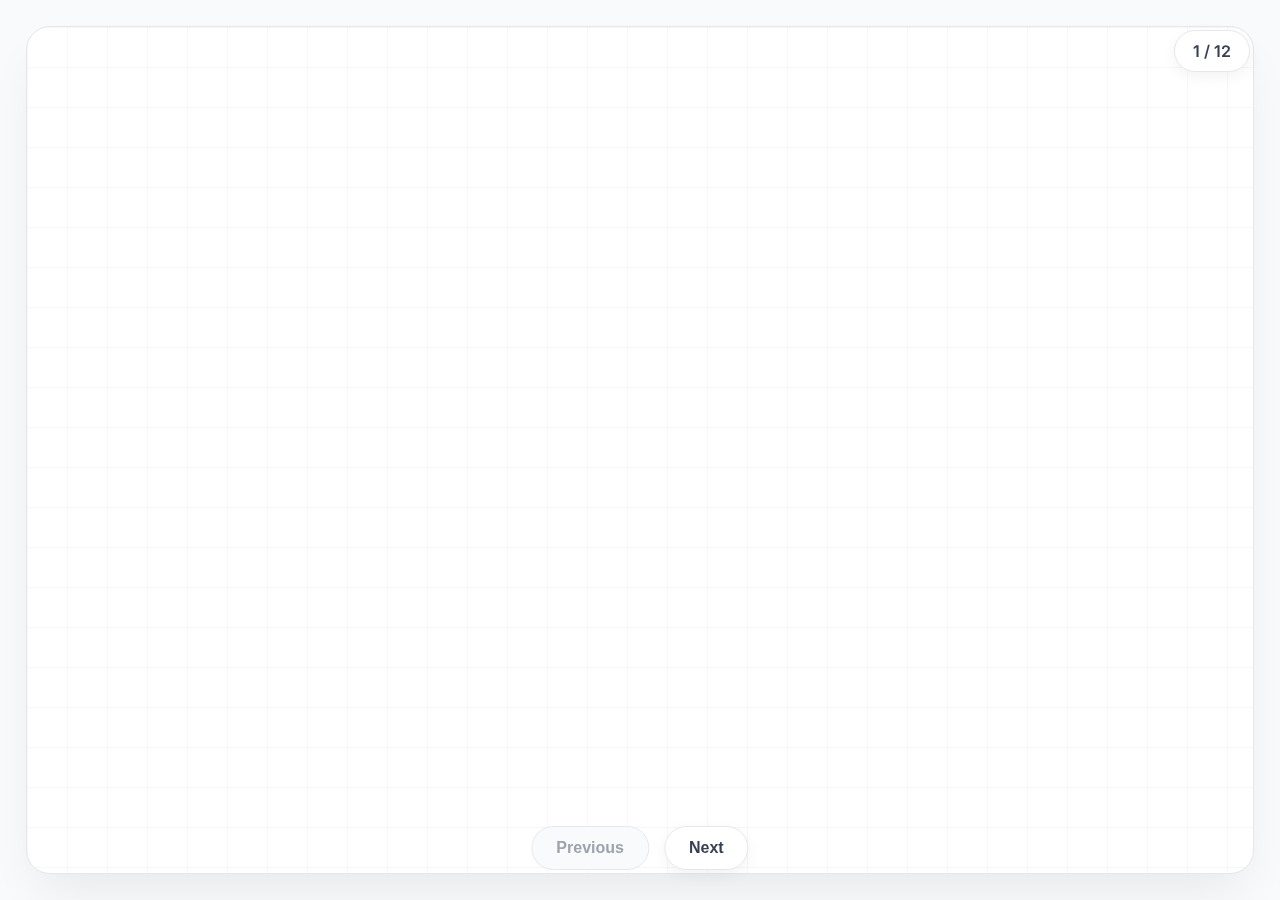
<file: AMSTA25-21.html>
<!DOCTYPE html>
<html lang="en">
<head>
    <meta charset="UTF-8">
    <meta name="viewport" content="width=device-width, initial-scale=1.0">
    <title>Software Engineering Metrics Selection</title>
    <style>
        @import url('https://fonts.googleapis.com/css2?family=Inter:wght@400;500;600;700;800&display=swap');
        
        * { 
            margin: 0; 
            padding: 0; 
            box-sizing: border-box; 
        }
        
        :root {
            --green: #009A4D;
            --dark-text: #111827;
            --medium-text: #374151;
            --light-text: #6B7280;
            --bg-light: #F9FAFB;
            --bg-white: #FFFFFF;
            --border-color: #E5E7EB;
        }
        
        body { 
            font-family: 'Inter', sans-serif; 
            background-color: var(--bg-light);
            color: var(--dark-text); 
            overflow: hidden;
        }

        .presentation-wrapper {
            width: 100vw;
            height: 100vh;
            display: flex;
            align-items: center;
            justify-content: center;
            padding: 2vw;
        }
        
        .slide { 
            display: none; 
            width: 100%;
            height: 100%;
            aspect-ratio: 16 / 9;
            background: var(--bg-white);
            border-radius: 24px; 
            box-shadow: 0 25px 50px -12px rgba(0, 0, 0, 0.08);
            border: 1px solid var(--border-color);
            overflow: hidden;
            position: relative;
            background-image: 
                linear-gradient(rgba(0,0,0,0.03) 1px, transparent 1px),
                linear-gradient(90deg, rgba(0,0,0,0.03) 1px, transparent 1px);
            background-size: 40px 40px;
        }
        
        .slide.active { display: flex; }

        .slide-header {
            position: absolute;
            top: 40px;
            left: 60px;
            font-size: 1.1em;
            font-weight: 600;
            color: var(--green);
            opacity: 0;
            animation: fadeIn 0.5s 0.2s ease-out forwards;
        }

        .slide-content {
            width: 100%;
            height: 100%;
            padding: 80px 60px 60px;
            display: flex;
            flex-direction: column;
            justify-content: center;
        }

        .slide-content > * {
            opacity: 0;
            transform: translateY(15px);
            animation: slideUpFadeIn 0.6s ease-out forwards;
        }

        .slide-content > *:nth-child(1) { animation-delay: 0.2s; }
        .slide-content > *:nth-child(2) { animation-delay: 0.4s; }
        .slide-content > *:nth-child(3) { animation-delay: 0.6s; }
        .slide-content > *:nth-child(4) { animation-delay: 0.8s; }
        .slide-content > *:nth-child(5) { animation-delay: 1.0s; }


        @keyframes slideUpFadeIn {
            from { opacity: 0; transform: translateY(15px); }
            to { opacity: 1; transform: translateY(0); }
        }
        @keyframes fadeIn {
            from { opacity: 0; }
            to { opacity: 1; }
        }
        
        h1 { 
            font-size: 3.8em; 
            font-weight: 800;
            text-align: center; 
            color: var(--dark-text);
            line-height: 1.2;
            margin-bottom: 20px;
        }
        
        h2 { 
            font-size: 2.8em; 
            font-weight: 700;
            color: var(--dark-text);
            text-align: left;
            margin-bottom: 40px;
            width: 100%;
            padding-bottom: 15px;
            border-bottom: 2px solid var(--border-color);
        }
        
        h3 { 
            font-size: 1.5em; 
            font-weight: 600;
            margin-bottom: 15px; 
            color: var(--dark-text);
            display: flex;
            align-items: center;
            gap: 10px;
        }

        h3 .icon {
            color: var(--green);
        }
        
        p { 
            font-size: 1.2em; 
            line-height: 1.6; 
            color: var(--medium-text);
        }
        
        ul { list-style: none; }
        
        li {
            font-size: 1.2em; 
            line-height: 1.6; 
            color: var(--medium-text);
            position: relative;
            padding-left: 25px;
            margin-bottom: 15px;
        }
        
        li::before {
            content: '';
            position: absolute;
            left: 0;
            top: 10px;
            width: 8px;
            height: 8px;
            background-color: var(--green);
            border-radius: 50%;
        }
        
        strong { color: var(--green); font-weight: 600; }
        
        .card-grid { 
            display: grid; 
            grid-template-columns: repeat(3, 1fr); 
            gap: 30px; 
            width: 100%;
        }

        .card-grid .card {
            opacity: 0;
            transform: translateY(15px);
            animation: slideUpFadeIn 0.6s ease-out forwards;
        }
        .card-grid .card:nth-child(1) { animation-delay: 0.5s; }
        .card-grid .card:nth-child(2) { animation-delay: 0.7s; }
        .card-grid .card:nth-child(3) { animation-delay: 0.9s; }
        
        .card { 
            background: rgba(255,255,255,0.8);
            border: 1px solid var(--border-color);
            padding: 30px; 
            border-radius: 16px; 
            transition: all 0.3s ease;
            backdrop-filter: blur(5px);
        }

        .card:hover {
            transform: translateY(-5px);
            box-shadow: 0 10px 20px rgba(0,0,0,0.05);
            border-color: var(--green);
        }
        
        .stat-card {
            background: rgba(255,255,255,0.8);
            border: 1px solid var(--border-color);
            padding: 25px; 
            border-radius: 16px; 
            text-align: center;
        }

        .stat-number { 
            font-size: 3em; 
            font-weight: 700; 
            color: var(--green);
        }
        
        .stat-label { font-size: 1em; color: var(--light-text); font-weight: 500; }
        
        .navigation { 
            position: fixed; 
            bottom: 30px; 
            left: 50%; 
            transform: translateX(-50%); 
            display: flex; 
            gap: 15px; 
            z-index: 1000;
        }
        
        .nav-btn { 
            padding: 12px 24px; 
            background: var(--bg-white);
            color: var(--medium-text); 
            border: 1px solid var(--border-color);
            border-radius: 50px; 
            cursor: pointer; 
            font-size: 1em; 
            font-weight: 600;
            transition: all 0.2s ease;
            box-shadow: 0 5px 15px rgba(0,0,0,0.05);
        }
        
        .nav-btn:hover { 
            border-color: var(--green);
            color: var(--green);
            box-shadow: 0 8px 20px rgba(0,0,0,0.08);
            transform: translateY(-2px);
        }
        
        .nav-btn:disabled { 
            background: var(--bg-light);
            color: #9CA3AF;
            cursor: not-allowed; 
            border-color: var(--border-color);
            box-shadow: none;
            transform: none;
        }
        
        .slide-counter { 
            position: fixed; 
            top: 30px; 
            right: 30px; 
            background: var(--bg-white);
            border: 1px solid var(--border-color);
            padding: 10px 18px; 
            border-radius: 30px; 
            font-size: 1em;
            font-weight: 600;
            color: var(--medium-text);
            z-index: 1000;
            box-shadow: 0 5px 15px rgba(0,0,0,0.05);
        }
        
        .authors { text-align: center; font-size: 1.2em; font-weight: 500; color: var(--light-text); margin-top: 30px; }
        .university { text-align: center; font-size: 1.2em; font-weight: 600; color: var(--green); margin-top: 10px; }
        
        .two-column {
            display: grid;
            grid-template-columns: 1fr 1fr;
            gap: 50px;
            align-items: start;
            width: 100%;
        }
        
        .formula {
            background: var(--bg-light);
            border: 1px solid var(--border-color);
            padding: 20px;
            border-radius: 12px;
            margin-top: 15px;
            font-family: 'SF Mono', 'Monaco', 'Consolas', monospace;
            font-size: 1.1em;
            text-align: center;
            font-weight: 500;
            color: var(--dark-text);
        }

        .flow-diagram {
            display: flex;
            justify-content: space-between;
            align-items: flex-start;
            width: 100%;
            position: relative;
            margin-top: 20px;
        }

        .flow-diagram::before {
            content: '';
            position: absolute;
            top: 40px;
            left: 10%;
            right: 10%;
            height: 2px;
            background-color: var(--border-color);
            z-index: 0;
        }

        .flow-item {
            display: flex;
            flex-direction: column;
            align-items: center;
            text-align: center;
            position: relative;
            z-index: 1;
            width: 18%;
        }

        .flow-circle {
            width: 80px;
            height: 80px;
            border-radius: 50%;
            background-color: var(--bg-white);
            border: 2px solid var(--border-color);
            display: flex;
            align-items: center;
            justify-content: center;
            margin-bottom: 15px;
            font-size: 1.5em;
            font-weight: 600;
            color: var(--green);
            transition: all 0.3s ease;
        }

        .flow-item:hover .flow-circle {
            border-color: var(--green);
            transform: scale(1.1);
        }

        .flow-label {
            font-weight: 600;
            color: var(--dark-text);
            font-size: 1.1em;
            margin-bottom: 5px;
        }
        .flow-desc {
            font-size: 0.9em;
            color: var(--light-text);
        }

        .icon {
            width: 1.2em;
            height: 1.2em;
        }

        .results-grid {
            display: grid;
            grid-template-columns: repeat(2, 1fr);
            gap: 30px;
            width: 100%;
            align-items: center;
        }

        .chart-container {
            background: rgba(255,255,255,0.8);
            border: 1px solid var(--border-color);
            padding: 20px; 
            border-radius: 16px; 
            display: flex;
            flex-direction: column;
            text-align: center;
            justify-content: space-between;
        }
        .chart-container h3 {
            justify-content: center;
            flex-shrink: 0;
        }

        .chart-container p {
            font-size: 0.9em;
            text-align: center;
            color: var(--light-text);
            margin-bottom: 10px;
            flex-shrink: 0;
        }

        .reduction-chart {
            display: flex;
            align-items: center;
            gap: 15px;
            height: 100%;
        }
        .reduction-viz {
            flex-grow: 1;
            display: flex;
            flex-direction: column;
            justify-content: center;
            gap: 10px;
        }
        .bar {
            background-color: var(--border-color);
            border-radius: 8px;
            position: relative;
            height: 50px;
            display: flex;
            align-items: center;
            justify-content: flex-end;
            padding-right: 15px;
            font-weight: 700;
            font-size: 1.2em;
            color: var(--dark-text);
        }
        .bar-fill {
            position: absolute;
            left: 0;
            top: 0;
            height: 100%;
            background-color: var(--green);
            border-radius: 8px;
        }
        .bar-fill.original { width: 100%; background-color: #A7F3D0; }
        .bar-fill.selected { width: 11.6%; } /* 5/43 */

        .gauge-container {
            display: flex;
            flex-direction: column;
            align-items: center;
            justify-content: center;
            flex-grow: 1;
            position: relative;
            width: 100%;
        }
        .gauge {
            width: 180px;
            height: 90px;
            position: relative;
            overflow: hidden;
        }
        .gauge-bg, .gauge-fill {
            position: absolute;
            top: 0;
            left: 0;
            width: 180px;
            height: 180px;
            border-radius: 50%;
            border: 25px solid var(--border-color);
            clip-path: polygon(0% 0%, 100% 0%, 100% 50%, 0% 50%);
        }
        .gauge-fill {
            border-color: var(--green);
            transform: rotate(171deg); /* 0.95 * 180 */
        }
        .gauge-text {
            font-size: 2.5em;
            font-weight: 700;
            color: var(--dark-text);
            margin-top:-45px;
            position: relative;
        }

        .comparison-chart-container {
            margin-top: 10px;
            padding: 10px;
            margin-right: auto;
        }
        .comparison-chart svg {
            width: 100%;
            height: auto;
            margin-top: 10px;
        }
        .axis path, .axis line {
            fill: none;
            stroke: var(--border-color);
            stroke-width: 2px;
            shape-rendering: crispEdges;
        }
        .axis text {
            font-family: 'Inter', sans-serif;
            font-size: 14px;
            fill: var(--light-text);
            font-weight: 500;
        }
        .line {
            fill: none;
            stroke-width: 3px;
            stroke-linecap: round;
        }
        .line-eo { stroke: var(--green); }
        .line-de { stroke: var(--dark-text); }
        .chart-legend {
            display: flex;
            justify-content: center;
            gap: 25px;
            margin-bottom: 10px;
        }
        .legend-item {
            display: flex;
            align-items: center;
            gap: 8px;
            font-size: 1em;
            font-weight: 500;
        }
        .legend-color {
            width: 20px;
            height: 4px;
            border-radius: 2px;
        }

        .three-column {
             display: grid;
            grid-template-columns: repeat(3, 1fr);
            gap: 30px;
            align-items: stretch;
            width: 100%;
        }

        .formula-legend {
            font-size: 0.85em;
            color: var(--light-text);
            margin-top: 10px;
            text-align: left;
            line-height: 1.5;
        }

        .slide-thesis {
            font-size: 1em;
            font-weight: 500;
            color: var(--medium-text);
            text-align: center;
            margin-top: 25px;
            padding: 10px 20px;
            background: rgba(0, 154, 77, 0.05);
            border-radius: 12px;
            width: 40%;
            margin-left: auto;
            margin-right: auto;
        }

        #comparison-slide .slide-content {
            justify-content: flex-start;
            padding-top: 60px;
            padding-bottom: 40px;
            overflow-y: auto;
        }
        #comparison-slide h2 { 
            margin-bottom: 15px;
            font-size: 2.5em;
        }
        #comparison-slide .two-column {
            margin-bottom: 10px;
        }
        #comparison-slide .two-column .card {
            padding: 15px 20px;
        }
        #comparison-slide .comparison-chart-container {
            margin-top: 0;
            padding: 10px;
            flex-grow: 1;
            display: flex;
            flex-direction: column;
            justify-content: center;
            width: 50%;
            margin-left: auto;
            margin-right: auto;
        }

    </style>
</head>
<body>
    <div class="presentation-wrapper">
        <!-- Slide 1: Title -->
        <div class="slide active">
            <div class="slide-content" style="text-align:center;">
                <div class="university" style="font-size: 1.5em; margin-bottom: 10px; animation-delay: 0.2s;">Innopolis University</div>
                <h1 style="animation-delay: 0.4s;">Software Engineering Metrics Selection</h1>
                <p style="font-size: 1.5em; color: var(--medium-text); animation-delay: 0.6s;">Using Equilibrium Optimizer and Differential Evolution</p>
                <div class="authors" style="animation-delay: 0.8s;">Marina Kotelevskaya • Daniel David • Nikita Yaneev • Zamira Kholmatova </div>
            </div>
        </div>
        <!-- Slide 2: The Challenge of Metrics -->
        <div class="slide">
            <div class="slide-content">
                <div class="slide-header">Problem Statement</div>
                <h2>The Challenge of High-Dimensional Metrics</h2>
                <div class="two-column">
                    <div>
                        <h3>Key Difficulties</h3>
                        <ul>
                            <li><strong>Collinearity Risk:</strong> Large numbers of metrics increase multicollinearity, leading to unreliable statistical models.</li>
                            <li><strong>Resource Intensive:</strong> High-dimensional data requires more storage and computational power, slowing down analysis.</li>
                            <li><strong>Obscured Insights:</strong> Redundant metrics can hide the true relationships between key predictors and outcomes.</li>
                            <li><strong>Structural Disregard:</strong> Traditional reduction methods often fail to preserve the geometric structure of the data.</li>
                        </ul>
                    </div>
                    <div class="card">
                        <h3>Our Initial Dataset</h3>
                         <div class="stat-card" style="margin-bottom: 20px; background: transparent; border:none;">
                            <div class="stat-number">106</div>
                            <div class="stat-label">Software Repositories Analyzed</div>
                        </div>
                        <div class="stat-card" style="background: transparent; border:none;">
                            <div class="stat-number">43</div>
                            <div class="stat-label">Original Metrics Collected (e.g., LCOM5, WMC, CBO, LOC)</div>
                        </div>
                    </div>
                </div>
            </div>
        </div>

        <!-- Slide 3: Our Contribution -->
        <div class="slide">
            <div class="slide-content">
                <div class="slide-header">Our Approach</div>
                <h2>A Framework for Intelligent Metric Selection</h2>
                <div class="card-grid">
                    <div class="card">
                        <h3>
                            <svg class="icon" xmlns="http://www.w3.org/2000/svg" fill="none" viewBox="0 0 24 24" stroke-width="1.5" stroke="currentColor"><path stroke-linecap="round" stroke-linejoin="round" d="M10.5 6h9.75M10.5 6a1.5 1.5 0 11-3 0m3 0a1.5 1.5 0 10-3 0M3.75 6H7.5m3 12h9.75m-9.75 0a1.5 1.5 0 01-3 0m3 0a1.5 1.5 0 00-3 0m-3.75 0H7.5m9-6h3.75m-3.75 0a1.5 1.5 0 01-3 0m3 0a1.5 1.5 0 00-3 0m-9.75 0h9.75" /></svg>
                            Intelligent Selection
                        </h3>
                        <p>Find the minimal metric subset that preserves the original dataset's geometric relationships.</p>
                    </div>
                    <div class="card">
                        <h3>
                            <svg class="icon" xmlns="http://www.w3.org/2000/svg" fill="none" viewBox="0 0 24 24" stroke-width="1.5" stroke="currentColor"><path stroke-linecap="round" stroke-linejoin="round" d="M8.25 3v1.5M4.5 8.25H3m18 0h-1.5M4.5 12H3m18 0h-1.5m-15 3.75H3m18 0h-1.5M8.25 19.5V21M12 3v1.5m0 15V21m3.75-18v1.5m0 15V21m-9-1.5h10.5a2.25 2.25 0 002.25-2.25V7.5a2.25 2.25 0 00-2.25-2.25H7.5A2.25 2.25 0 005.25 7.5v9.75a2.25 2.25 0 002.25 2.25z" /></svg>
                            Advanced Optimization
                        </h3>
                        <p>Utilize Equilibrium Optimizer (EO) and Differential Evolution (DE) to efficiently search the solution space.</p>
                    </div>
                    <div class="card">
                         <h3>
                            <svg class="icon" xmlns="http://www.w3.org/2000/svg" fill="none" viewBox="0 0 24 24" stroke-width="1.5" stroke="currentColor"><path stroke-linecap="round" stroke-linejoin="round" d="M4.5 12.75l6 6 9-13.5" /></svg>
                            Robust Validation
                        </h3>
                        <p>Employ Sammon Error and Kruskal Stress functions to guide the search and validate the results.</p>
                    </div>
                </div>
            </div>
        </div>
        
        <!-- Slide 4: Methodology -->
        <div class="slide">
            <div class="slide-content">
                <div class="slide-header">Methodology</div>
                <h2>Our Step-by-Step Process</h2>
                <div class="flow-diagram">
                    <div class="flow-item" style="animation-delay: 0.4s;"> <div class="flow-circle">1</div> <div class="flow-label">Input Data</div><div class="flow-desc">CSV file with 106 records & 43 metrics</div></div>
                    <div class="flow-item" style="animation-delay: 0.6s;"> <div class="flow-circle">2</div> <div class="flow-label">Preprocessing</div><div class="flow-desc">Z-score normalization & correlation filtering</div></div>
                    <div class="flow-item" style="animation-delay: 0.8s;"> <div class="flow-circle">3</div> <div class="flow-label">Optimization</div><div class="flow-desc">Run EO & DE algorithms</div></div>
                    <div class="flow-item" style="animation-delay: 1.0s;"> <div class="flow-circle">4</div> <div class="flow-label">Evaluation</div><div class="flow-desc">Calculate Fitness (Sammon/Kruskal)</div></div>
                    <div class="flow-item" style="animation-delay: 1.2s;"> <div class="flow-circle">5</div> <div class="flow-label">Output</div><div class="flow-desc">Optimal subset of metrics</div></div>
                </div>
                <div class="card" style="margin-top: 40px; animation-delay: 1.4s;">
                    <h3>Preprocessing Detail: Normalization & Filtering</h3>
                    <p>We apply <strong>Z-score normalization</strong> (<i>X'</i> = (<i>X</i> - &mu;) / &sigma;) to standardize metrics, then remove constant features and filter out highly correlated metrics (Pearson r > 0.8) to reduce noise and redundancy.</p>
                </div>
            </div>
        </div>

        <!-- Slide 5: Equilibrium Optimizer (EO) -->
        <div class="slide">
            <div class="slide-content">
                <div class="slide-header">Algorithm 1</div>
                <h2>Equilibrium Optimizer (EO)</h2>
                <div class="three-column">
                    <div class="card">
                        <h3>Core Concept</h3>
                        <p>A physics-inspired algorithm modeling mass balance. It uses an <strong>Equilibrium Pool</strong> of best-so-far solutions to balance exploration and exploitation.</p>
                    </div>
                     <div class="card">
                        <h3>Initialization & Update</h3>
                        <p>Particles representing feature subsets are updated towards equilibrium candidates.</p>
                        <div class="formula"><i>x</i><sub>new</sub> = <i>x</i><sub>best</sub> + <i>F</i>⋅(<i>&lambda;</i>⋅(<i>x</i><sub>best</sub> - <i>x</i>))</div>
                        <div class="formula-legend"><strong>x_best</strong>: top solution, <strong>F</strong>: control param, <strong>λ</strong>: random weight</div>
                    </div>
                    <div class="card">
                        <h3>Fitness Function</h3>
                        <p>Fitness combines structural error (E_s) with a penalty (E_p) for subset size.</p>
                        <div class="formula"><i>f</i> = <i>E</i><sub>s</sub> + <i>E</i><sub>p</sub> × (1 - <i>&omega;</i>)</div>
                        <div class="formula-legend"><strong>E_s</strong>: structural error, <strong>E_p</strong>: size penalty, <strong>ω</strong>: weight factor</div>
                    </div>
                </div>
            </div>
        </div>

        <!-- Slide 6: Differential Evolution (DE) -->
        <div class="slide">
            <div class="slide-content">
                <div class="slide-header">Algorithm 2</div>
                <h2>Differential Evolution (DE)</h2>
                 <div class="three-column">
                    <div class="card">
                        <h3>Core Concept</h3>
                        <p>A robust evolutionary algorithm that creates candidates via <strong>differential mutation</strong>, making it highly effective for global optimization tasks.</p>
                    </div>
                     <div class="card">
                        <h3>Mutation</h3>
                        <p>The core of DE's search is creating a mutant vector <i>v</i><sub>i</sub> from three random vectors.</p>
                        <div class="formula"><i>v</i><sub>i</sub> = <i>x</i><sub>r1</sub> + <i>F</i> × (<i>x</i><sub>r2</sub> - <i>x</i><sub>r3</sub>)</div>
                        <div class="formula-legend"><strong>x_r1,r2,r3</strong>: random vectors, <strong>F</strong>: scaling factor</div>
                    </div>
                    <div class="card">
                        <h3>Crossover & Selection</h3>
                        <p>The trial vector <i>u</i><sub>i</sub> is created and replaces the target vector if it has better fitness.</p>
                        <div class="formula"><i>u</i><sub>i</sub> if <i>f</i>(<i>u</i><sub>i</sub>) &lt; <i>f</i>(<i>x</i><sub>i</sub>) else <i>x</i><sub>i</sub></div>
                        <div class="formula-legend"><strong>u_i</strong>: trial vector, <strong>x_i</strong>: target vector, <strong>f()</strong>: fitness func.</div>
                    </div>
                </div>
            </div>
        </div>

        <!-- Slide 7: Evaluation Metrics -->
        <div class="slide">
            <div class="slide-content">
                <div class="slide-header">Validation</div>
                <h2>Measuring Structural Preservation</h2>
                <div class="two-column">
                    <div class="card">
                        <h3>Sammon Error (<i>E</i><sub>Sammon</sub>)</h3>
                        <p>Measures how well the pairwise distances in the original space are preserved in the reduced-dimensional space. Lower values are better.</p>
                        <div class="formula"><i>E</i> = [ &Sigma;(<i>d</i><sub>ij</sub> - <i>d&#x0302;</i><sub>ij</sub>)² / <i>d</i><sub>ij</sub> ] / &Sigma;<i>d</i><sub>ij</sub></div>
                    </div>
                    <div class="card">
                        <h3>Kruskal Stress</h3>
                        <p>Quantifies the distortion of geometric relationships by comparing original and reduced-space distances. Lower values are better.</p>
                        <div class="formula">Stress = &radic;[ &Sigma;(<i>d</i><sub>ij</sub> - <i>d&#x0302;</i><sub>ij</sub>)² / &Sigma;<i>d</i><sub>ij</sub>² ]</div>
                    </div>
                </div>
            </div>
        </div>
        
        <!-- Slide 8: Key Results -->
        <div class="slide">
            <div class="slide-content">
                <div class="slide-header">Results</div>
                <h2>Key Experimental Outcomes</h2>
                <div class="three-column">
                    <div class="chart-container">
                        <h3>Dimensionality Reduction</h3>
                        <p style="font-size:0.9em; text-align:center; color: var(--light-text); margin-bottom: 10px;">From 43 to just 5 features</p>
                        <div class="reduction-chart">
                            <div class="reduction-viz">
                                <div class="bar"><div class="bar-fill original"></div>43 Original</div>
                                <div class="bar"><div class="bar-fill selected"></div>5 Selected</div>
                            </div>
                        </div>
                    </div>
                    <div class="chart-container">
                        <h3>Structural Integrity</h3>
                         <p style="font-size:0.9em; text-align:center; color: var(--light-text); margin-bottom: 10px;">Measured by Sammon Error</p>
                        <div class="gauge-container">
                             <div class="gauge">
                                <div class="gauge-bg"></div>
                                <div class="gauge-fill"></div>
                            </div>
                            <div class="gauge-text">>95%</div>
                        </div>
                    </div>
                    <div class="chart-container">
                        <h3>Error vs. Metrics</h3>
                        <p style="font-size:0.9em; text-align:center; color: var(--light-text); margin-bottom: 10px;">Diminishing returns after 5-10 features</p>
                        <div style="width:100%; height: 100%; display: flex; flex-direction: column; justify-content: flex-end; padding-bottom: 30px; position:relative;">
                             <svg viewBox="0 0 200 150" style="width:100%;">
                                <!-- Y Axis Labels -->
                                <text x="15" y="75" font-size="10" fill="#B0B0B0" text-anchor="end">0.1</text>
                                <line x1="20" y1="75" x2="170" y2="75" stroke="#E5E7EB" stroke-dasharray="2,2"></line>
                                <text x="15" y="125" font-size="10" fill="#B0B0B0" text-anchor="end">0.05</text>
                                <line x1="20" y1="125" x2="170" y2="125" stroke="#E5E7EB" stroke-dasharray="2,2"></line>
                                
                                <g>
                                    <rect x="20" y="70" width="30" height="80" fill="#A7F3D0" rx="4"></rect><text x="35" y="160" font-size="12" fill="#6B7280" text-anchor="middle">5</text>
                                    <rect x="60" y="90" width="30" height="60" fill="#A7F3D0" rx="4"></rect><text x="75" y="160" font-size="12" fill="#6B7280" text-anchor="middle">10</text>
                                    <rect x="100" y="110" width="30" height="40" fill="#A7F3D0" rx="4"></rect><text x="115" y="160" font-size="12" fill="#6B7280" text-anchor="middle">15</text>
                                    <rect x="140" y="125" width="30" height="25" fill="#A7F3D0" rx="4"></rect><text x="155" y="160" font-size="12" fill="#6B7280" text-anchor="middle">20</text>
                                </g>
                                <text x="95" y="15" font-size="14" fill="#374151" text-anchor="middle">Sammon Error</text>
                             </svg>
                        </div>
                    </div>
                </div>
            </div>
        </div>

        <!-- Slide 9: Statistical Validation -->
        <div class="slide">
            <div class="slide-content">
                <div class="slide-header">Validation</div>
                <h2>Statistical Significance & Generalizability</h2>
                <div class="two-column">
                    <div class="card">
                        <h3>Hypothesis Testing</h3>
                        <p>We tested the null hypothesis that algorithm performance is inconsistent. Statistical tests rejected this, confirming robustness.</p>
                        <ul>
                            <li><strong>Mann-Whitney U Test:</strong> Significant differences between early and late iterations (p < 0.05).</li>
                            <li><strong>One-Sample t-Test:</strong> Mean error on validation set is below threshold (p < 0.01).</li>
                        </ul>
                    </div>
                    <div class="card">
                        <h3>Generalizability</h3>
                        <p>To test generalizability, we ran the algorithm on a separate validation set of <strong>32 repositories</strong>.</p>
                         <ul>
                            <li><strong>Kernel Density Estimation (KDE)</strong> confirmed that error distributions were similar between training and validation sets.</li>
                            <li><strong>Jaccard Index > 0.8</strong> showed strong agreement in feature selection between EO and DE.</li>
                        </ul>
                    </div>
                </div>
            </div>
        </div>

        <!-- Slide 10: Algorithm Comparison -->
        <div class="slide" id="comparison-slide">
            <div class="slide-content">
                <div class="slide-header">Analysis</div>
                <h2>EO vs. DE Performance Comparison</h2>
                <div class="two-column">
                    <div class="card">
                        <h3>Equilibrium Optimizer</h3>
                        <ul>
                            <li>Demonstrates <strong>rapid convergence</strong> towards a solution.</li>
                            <li>Highly effective at <strong>local search</strong> and fine-tuning.</li>
                            <li>Can sometimes be at risk of converging to a local minimum.</li>
                        </ul>
                    </div>
                    <div class="card">
                        <h3>Differential Evolution</h3>
                        <ul>
                            <li>Provides superior <strong>global exploration</strong> of the solution space.</li>
                            <li>Exhibits higher <strong>stability and consistency</strong> across multiple runs.</li>
                            <li>Convergence is generally slower but more robust.</li>
                        </ul>
                    </div>
                </div>
                <div class="comparison-chart-container card">
                     <p class="slide-thesis" style="width:100%; margin-top:0; margin-bottom:15px;">Thesis: EO provides speed, while DE ensures robust exploration, making them a complementary pair for feature selection.</p>
                     <div class="chart-legend">
                        <div class="legend-item"><div class="legend-color" style="background-color: var(--green);"></div>Equilibrium Optimizer (EO)</div>
                        <div class="legend-item"><div class="legend-color" style="background-color: var(--dark-text);"></div>Differential Evolution (DE)</div>
                    </div>
                    <div class="comparison-chart">
                        <svg viewBox="0 0 500 200">
                            <!-- Axes -->
                            <g class="axis">
                                <line x1="40" y1="180" x2="480" y2="180"></line>
                                <line x1="40" y1="20" x2="40" y2="180"></line>
                                <text x="260" y="198" text-anchor="middle">Generations</text>
                                <text x="15" y="100" transform="rotate(-90, 15, 100)" text-anchor="middle">Fitness (Error)</text>
                            </g>
                            <!-- EO Line: fast convergence -->
                            <path class="line line-eo" d="M 50 160 Q 100 80, 250 60 T 450 55"></path>
                            <!-- DE Line: slower, more stable convergence -->
                            <path class="line line-de" d="M 50 160 C 150 120, 250 80, 450 40"></path>
                        </svg>
                    </div>
                </div>
            </div>
        </div>

        <!-- Slide 11: Future Work -->
        <div class="slide">
            <div class="slide-content">
                <div class="slide-header">Next Steps</div>
                <h2>Future Research Directions</h2>
                <div class="card-grid">
                    <div class="card">
                        <h3><svg class="icon" xmlns="http://www.w3.org/2000/svg" fill="none" viewBox="0 0 24 24" stroke-width="1.5" stroke="currentColor"><path stroke-linecap="round" stroke-linejoin="round" d="M11.25 4.5l7.5 7.5-7.5 7.5m-6-15l7.5 7.5-7.5 7.5" /></svg>Hybrid Methods</h3>
                        <p>Combine EO/DE with other techniques like Particle Swarm Optimization (PSO) or Genetic Algorithms (GA).</p>
                    </div>
                    <div class="card">
                        <h3><svg class="icon" xmlns="http://www.w3.org/2000/svg" fill="none" viewBox="0 0 24 24" stroke-width="1.5" stroke="currentColor"><path stroke-linecap="round" stroke-linejoin="round" d="M10.5 6h9.75M10.5 6a1.5 1.5 0 11-3 0m3 0a1.5 1.5 0 10-3 0M3.75 6H7.5m3 12h9.75m-9.75 0a1.5 1.5 0 01-3 0m3 0a1.5 1.5 0 00-3 0m-3.75 0H7.5m9-6h3.75m-3.75 0a1.5 1.5 0 01-3 0m3 0a1.5 1.5 0 00-3 0m-9.75 0h9.75" /></svg>Automated Tuning</h3>
                        <p>Implement methods like Bayesian Optimization for automated hyperparameter tuning to boost performance.</p>
                    </div>
                    <div class="card">
                        <h3><svg class="icon" xmlns="http://www.w3.org/2000/svg" fill="none" viewBox="0 0 24 24" stroke-width="1.5" stroke="currentColor"><path stroke-linecap="round" stroke-linejoin="round" d="M3.75 3v11.25A2.25 2.25 0 006 16.5h12M3.75 3h-1.5m1.5 0h16.5m0 0h1.5m-1.5 0v11.25A2.25 2.25 0 0118 16.5h-12a2.25 2.25 0 01-2.25-2.25V3m12.75 0v6.75a2.25 2.25 0 01-2.25 2.25H9.75a2.25 2.25 0 01-2.25-2.25V3" /></svg>Extended Testing</h3>
                        <p>Apply the framework to larger, more complex datasets from different programming languages and domains.</p>
                    </div>
                </div>
            </div>
        </div>
        
        <!-- Slide 12: Thank You -->
        <div class="slide">
             <div class="slide-content" style="text-align:center; justify-content:center;">
                 <h1 style="font-size: 5em;">Thank You</h1>
                 <p style="font-size: 1.8em; color: var(--medium-text);">Questions & Answers</p>
             </div>
        </div>
    </div>

    <div class="navigation">
        <button class="nav-btn" id="prev-btn" onclick="previousSlide()">Previous</button>
        <button class="nav-btn" id="next-btn" onclick="nextSlide()">Next</button>
    </div>
    <div class="slide-counter">
        <span id="current-slide">1</span> / <span id="total-slides">12</span>
    </div>

    <script>
        let currentSlide = 0;
        const slides = Array.from(document.querySelectorAll('.slide'));
        const totalSlides = slides.length;
        const counterCurrent = document.getElementById('current-slide');
        const counterTotal = document.getElementById('total-slides');
        counterTotal.textContent = totalSlides;

        function showSlide(n) {
            slides.forEach((slide, index) => {
                const content = slide.querySelector('.slide-content');
                if (index === n) {
                    slide.classList.add('active');
                    // Reset animations
                    if(content) {
                        const newContent = content.cloneNode(true);
                        content.parentNode.replaceChild(newContent, content);
                    }
                } else {
                    slide.classList.remove('active');
                }
            });
            
            counterCurrent.textContent = currentSlide + 1;
            document.getElementById('prev-btn').disabled = currentSlide === 0;
            document.getElementById('next-btn').disabled = currentSlide === totalSlides - 1;
        }

        function nextSlide() {
            if (currentSlide < totalSlides - 1) {
                currentSlide++;
                showSlide(currentSlide);
            }
        }

        function previousSlide() {
            if (currentSlide > 0) {
                currentSlide--;
                showSlide(currentSlide);
            }
        }

        document.addEventListener('keydown', (e) => {
            if (e.key === 'ArrowRight' || e.key === 'PageDown' || e.key === ' ') {
                e.preventDefault();
                nextSlide();
            } else if (e.key === 'ArrowLeft' || e.key === 'PageUp') {
                e.preventDefault();
                previousSlide();
            }
        });

        showSlide(0);
    </script>
</body>
</html>
</file>
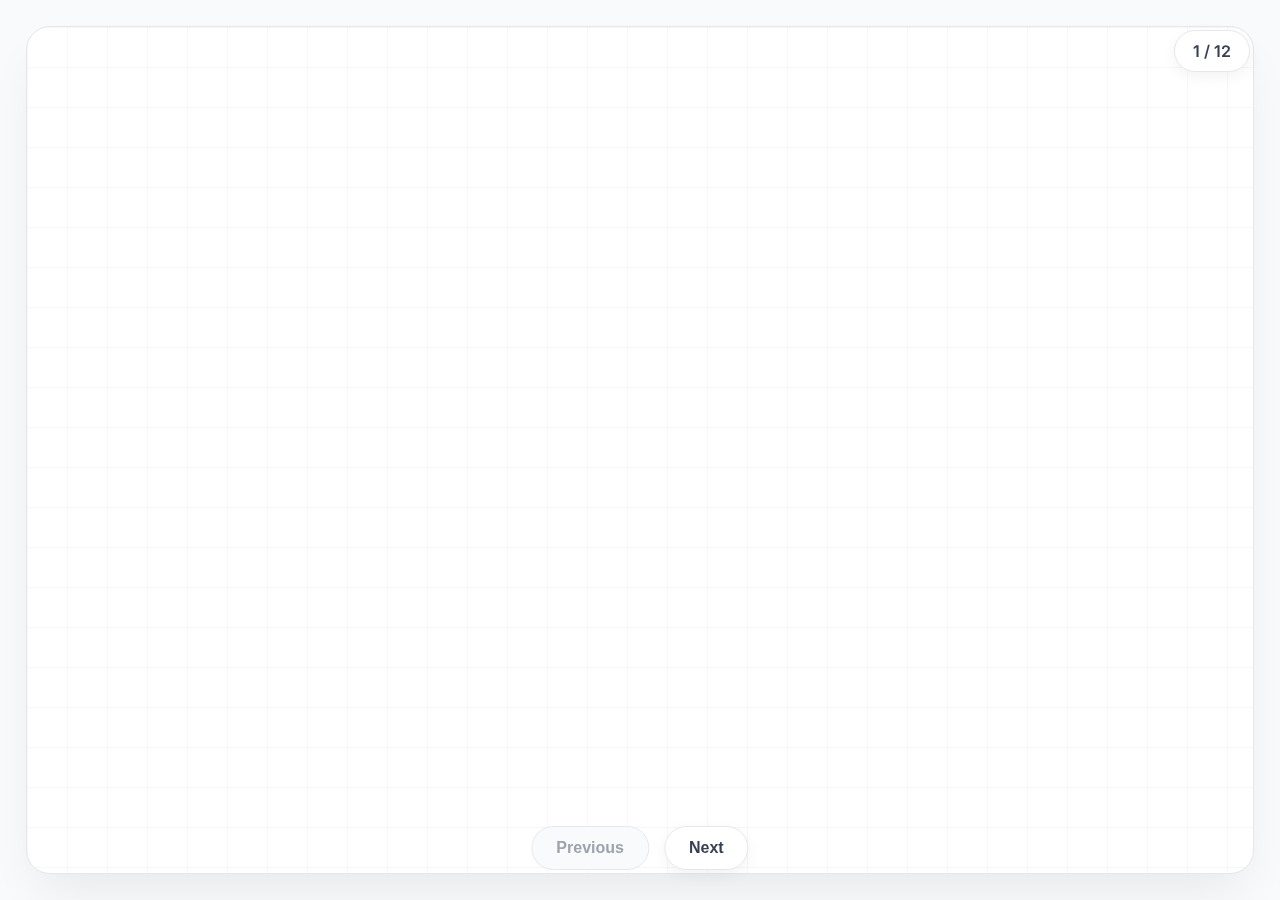
<file: ase.html>
<!DOCTYPE html>
<html lang="en">
<head>
    <meta charset="UTF-8">
    <meta name="viewport" content="width=device-width, initial-scale=1.0">
    <title>Software Engineering Metrics Selection</title>
    <style>
        @import url('https://fonts.googleapis.com/css2?family=Inter:wght@400;500;600;700;800&display=swap');
        
        * { 
            margin: 0; 
            padding: 0; 
            box-sizing: border-box; 
        }
        
        :root {
            --green: #009A4D;
            --dark-text: #111827;
            --medium-text: #374151;
            --light-text: #6B7280;
            --bg-light: #F9FAFB;
            --bg-white: #FFFFFF;
            --border-color: #E5E7EB;
        }
        
        body { 
            font-family: 'Inter', sans-serif; 
            background-color: var(--bg-light);
            color: var(--dark-text); 
            overflow: hidden;
        }

        .presentation-wrapper {
            width: 100vw;
            height: 100vh;
            display: flex;
            align-items: center;
            justify-content: center;
            padding: 2vw;
        }
        
        .slide { 
            display: none; 
            width: 100%;
            height: 100%;
            aspect-ratio: 16 / 9;
            background: var(--bg-white);
            border-radius: 24px; 
            box-shadow: 0 25px 50px -12px rgba(0, 0, 0, 0.08);
            border: 1px solid var(--border-color);
            overflow: hidden;
            position: relative;
            background-image: 
                linear-gradient(rgba(0,0,0,0.03) 1px, transparent 1px),
                linear-gradient(90deg, rgba(0,0,0,0.03) 1px, transparent 1px);
            background-size: 40px 40px;
        }
        
        .slide.active { display: flex; }

        .slide-header {
            position: absolute;
            top: 40px;
            left: 60px;
            font-size: 1.1em;
            font-weight: 600;
            color: var(--green);
            opacity: 0;
            animation: fadeIn 0.5s 0.2s ease-out forwards;
        }

        .slide-content {
            width: 100%;
            height: 100%;
            padding: 80px 60px 60px;
            display: flex;
            flex-direction: column;
            justify-content: center;
        }

        .slide-content > * {
            opacity: 0;
            transform: translateY(15px);
            animation: slideUpFadeIn 0.6s ease-out forwards;
        }

        .slide-content > *:nth-child(1) { animation-delay: 0.2s; }
        .slide-content > *:nth-child(2) { animation-delay: 0.4s; }
        .slide-content > *:nth-child(3) { animation-delay: 0.6s; }
        .slide-content > *:nth-child(4) { animation-delay: 0.8s; }
        .slide-content > *:nth-child(5) { animation-delay: 1.0s; }


        @keyframes slideUpFadeIn {
            from { opacity: 0; transform: translateY(15px); }
            to { opacity: 1; transform: translateY(0); }
        }
        @keyframes fadeIn {
            from { opacity: 0; }
            to { opacity: 1; }
        }
        
        h1 { 
            font-size: 3.8em; 
            font-weight: 800;
            text-align: center; 
            color: var(--dark-text);
            line-height: 1.2;
            margin-bottom: 20px;
        }
        
        h2 { 
            font-size: 2.8em; 
            font-weight: 700;
            color: var(--dark-text);
            text-align: left;
            margin-bottom: 40px;
            width: 100%;
            padding-bottom: 15px;
            border-bottom: 2px solid var(--border-color);
        }
        
        h3 { 
            font-size: 1.5em; 
            font-weight: 600;
            margin-bottom: 15px; 
            color: var(--dark-text);
            display: flex;
            align-items: center;
            gap: 10px;
        }

        h3 .icon {
            color: var(--green);
        }
        
        p { 
            font-size: 1.2em; 
            line-height: 1.6; 
            color: var(--medium-text);
        }
        
        ul { list-style: none; }
        
        li {
            font-size: 1.2em; 
            line-height: 1.6; 
            color: var(--medium-text);
            position: relative;
            padding-left: 25px;
            margin-bottom: 15px;
        }
        
        li::before {
            content: '';
            position: absolute;
            left: 0;
            top: 10px;
            width: 8px;
            height: 8px;
            background-color: var(--green);
            border-radius: 50%;
        }
        
        strong { color: var(--green); font-weight: 600; }
        
        .card-grid { 
            display: grid; 
            grid-template-columns: repeat(3, 1fr); 
            gap: 30px; 
            width: 100%;
        }

        .card-grid .card {
            opacity: 0;
            transform: translateY(15px);
            animation: slideUpFadeIn 0.6s ease-out forwards;
        }
        .card-grid .card:nth-child(1) { animation-delay: 0.5s; }
        .card-grid .card:nth-child(2) { animation-delay: 0.7s; }
        .card-grid .card:nth-child(3) { animation-delay: 0.9s; }
        
        .card { 
            background: rgba(255,255,255,0.8);
            border: 1px solid var(--border-color);
            padding: 30px; 
            border-radius: 16px; 
            transition: all 0.3s ease;
            backdrop-filter: blur(5px);
        }

        .card:hover {
            transform: translateY(-5px);
            box-shadow: 0 10px 20px rgba(0,0,0,0.05);
            border-color: var(--green);
        }
        
        .stat-card {
            background: rgba(255,255,255,0.8);
            border: 1px solid var(--border-color);
            padding: 25px; 
            border-radius: 16px; 
            text-align: center;
        }

        .stat-number { 
            font-size: 3em; 
            font-weight: 700; 
            color: var(--green);
        }
        
        .stat-label { font-size: 1em; color: var(--light-text); font-weight: 500; }
        
        .navigation { 
            position: fixed; 
            bottom: 30px; 
            left: 50%; 
            transform: translateX(-50%); 
            display: flex; 
            gap: 15px; 
            z-index: 1000;
        }
        
        .nav-btn { 
            padding: 12px 24px; 
            background: var(--bg-white);
            color: var(--medium-text); 
            border: 1px solid var(--border-color);
            border-radius: 50px; 
            cursor: pointer; 
            font-size: 1em; 
            font-weight: 600;
            transition: all 0.2s ease;
            box-shadow: 0 5px 15px rgba(0,0,0,0.05);
        }
        
        .nav-btn:hover { 
            border-color: var(--green);
            color: var(--green);
            box-shadow: 0 8px 20px rgba(0,0,0,0.08);
            transform: translateY(-2px);
        }
        
        .nav-btn:disabled { 
            background: var(--bg-light);
            color: #9CA3AF;
            cursor: not-allowed; 
            border-color: var(--border-color);
            box-shadow: none;
            transform: none;
        }
        
        .slide-counter { 
            position: fixed; 
            top: 30px; 
            right: 30px; 
            background: var(--bg-white);
            border: 1px solid var(--border-color);
            padding: 10px 18px; 
            border-radius: 30px; 
            font-size: 1em;
            font-weight: 600;
            color: var(--medium-text);
            z-index: 1000;
            box-shadow: 0 5px 15px rgba(0,0,0,0.05);
        }
        
        .authors { text-align: center; font-size: 1.2em; font-weight: 500; color: var(--light-text); margin-top: 30px; }
        .university { text-align: center; font-size: 1.2em; font-weight: 600; color: var(--green); margin-top: 10px; }
        
        .two-column {
            display: grid;
            grid-template-columns: 1fr 1fr;
            gap: 50px;
            align-items: start;
            width: 100%;
        }
        
        .formula {
            background: var(--bg-light);
            border: 1px solid var(--border-color);
            padding: 20px;
            border-radius: 12px;
            margin-top: 15px;
            font-family: 'SF Mono', 'Monaco', 'Consolas', monospace;
            font-size: 1.1em;
            text-align: center;
            font-weight: 500;
            color: var(--dark-text);
        }

        .flow-diagram {
            display: flex;
            justify-content: space-between;
            align-items: flex-start;
            width: 100%;
            position: relative;
            margin-top: 20px;
        }

        .flow-diagram::before {
            content: '';
            position: absolute;
            top: 40px;
            left: 10%;
            right: 10%;
            height: 2px;
            background-color: var(--border-color);
            z-index: 0;
        }

        .flow-item {
            display: flex;
            flex-direction: column;
            align-items: center;
            text-align: center;
            position: relative;
            z-index: 1;
            width: 18%;
        }

        .flow-circle {
            width: 80px;
            height: 80px;
            border-radius: 50%;
            background-color: var(--bg-white);
            border: 2px solid var(--border-color);
            display: flex;
            align-items: center;
            justify-content: center;
            margin-bottom: 15px;
            font-size: 1.5em;
            font-weight: 600;
            color: var(--green);
            transition: all 0.3s ease;
        }

        .flow-item:hover .flow-circle {
            border-color: var(--green);
            transform: scale(1.1);
        }

        .flow-label {
            font-weight: 600;
            color: var(--dark-text);
            font-size: 1.1em;
            margin-bottom: 5px;
        }
        .flow-desc {
            font-size: 0.9em;
            color: var(--light-text);
        }

        .icon {
            width: 1.2em;
            height: 1.2em;
        }

        .results-grid {
            display: grid;
            grid-template-columns: repeat(2, 1fr);
            gap: 30px;
            width: 100%;
            align-items: center;
        }

        .chart-container {
            background: rgba(255,255,255,0.8);
            border: 1px solid var(--border-color);
            padding: 20px; 
            border-radius: 16px; 
            display: flex;
            flex-direction: column;
            text-align: center;
            justify-content: space-between;
        }
        .chart-container h3 {
            justify-content: center;
            flex-shrink: 0;
        }

        .chart-container p {
            font-size: 0.9em;
            text-align: center;
            color: var(--light-text);
            margin-bottom: 10px;
            flex-shrink: 0;
        }

        .reduction-chart {
            display: flex;
            align-items: center;
            gap: 15px;
            height: 100%;
        }
        .reduction-viz {
            flex-grow: 1;
            display: flex;
            flex-direction: column;
            justify-content: center;
            gap: 10px;
        }
        .bar {
            background-color: var(--border-color);
            border-radius: 8px;
            position: relative;
            height: 50px;
            display: flex;
            align-items: center;
            justify-content: flex-end;
            padding-right: 15px;
            font-weight: 700;
            font-size: 1.2em;
            color: var(--dark-text);
        }
        .bar-fill {
            position: absolute;
            left: 0;
            top: 0;
            height: 100%;
            background-color: var(--green);
            border-radius: 8px;
        }
        .bar-fill.original { width: 100%; background-color: #A7F3D0; }
        .bar-fill.selected { width: 11.6%; } /* 5/43 */

        .gauge-container {
            display: flex;
            flex-direction: column;
            align-items: center;
            justify-content: center;
            flex-grow: 1;
            position: relative;
            width: 100%;
        }
        .gauge {
            width: 180px;
            height: 90px;
            position: relative;
            overflow: hidden;
        }
        .gauge-bg, .gauge-fill {
            position: absolute;
            top: 0;
            left: 0;
            width: 180px;
            height: 180px;
            border-radius: 50%;
            border: 25px solid var(--border-color);
            clip-path: polygon(0% 0%, 100% 0%, 100% 50%, 0% 50%);
        }
        .gauge-fill {
            border-color: var(--green);
            transform: rotate(171deg); /* 0.95 * 180 */
        }
        .gauge-text {
            font-size: 2.5em;
            font-weight: 700;
            color: var(--dark-text);
            margin-top:-45px;
            position: relative;
        }

        .comparison-chart-container {
            margin-top: 10px;
            padding: 10px;
            margin-right: auto;
        }
        .comparison-chart svg {
            width: 100%;
            height: auto;
            margin-top: 10px;
        }
        .axis path, .axis line {
            fill: none;
            stroke: var(--border-color);
            stroke-width: 2px;
            shape-rendering: crispEdges;
        }
        .axis text {
            font-family: 'Inter', sans-serif;
            font-size: 14px;
            fill: var(--light-text);
            font-weight: 500;
        }
        .line {
            fill: none;
            stroke-width: 3px;
            stroke-linecap: round;
        }
        .line-eo { stroke: var(--green); }
        .line-de { stroke: var(--dark-text); }
        .chart-legend {
            display: flex;
            justify-content: center;
            gap: 25px;
            margin-bottom: 10px;
        }
        .legend-item {
            display: flex;
            align-items: center;
            gap: 8px;
            font-size: 1em;
            font-weight: 500;
        }
        .legend-color {
            width: 20px;
            height: 4px;
            border-radius: 2px;
        }

        .three-column {
             display: grid;
            grid-template-columns: repeat(3, 1fr);
            gap: 30px;
            align-items: stretch;
            width: 100%;
        }

        .formula-legend {
            font-size: 0.85em;
            color: var(--light-text);
            margin-top: 10px;
            text-align: left;
            line-height: 1.5;
        }

        .slide-thesis {
            font-size: 1em;
            font-weight: 500;
            color: var(--medium-text);
            text-align: center;
            margin-top: 25px;
            padding: 10px 20px;
            background: rgba(0, 154, 77, 0.05);
            border-radius: 12px;
            width: 40%;
            margin-left: auto;
            margin-right: auto;
        }

        #comparison-slide .slide-content {
            justify-content: flex-start;
            padding-top: 60px;
            padding-bottom: 40px;
        }
        #comparison-slide h2 { 
            margin-bottom: 15px;
            font-size: 2.5em;
        }
        #comparison-slide .two-column {
            margin-bottom: 10px;
        }
        #comparison-slide .two-column .card {
            padding: 15px 20px;
        }
        #comparison-slide .comparison-chart-container {
            margin-top: 0;
            padding: 10px;
            flex-grow: 1;
            display: flex;
            flex-direction: column;
            justify-content: center;
            width: 50%;
            margin-left: auto;
            margin-right: auto;
        }

    </style>
</head>
<body>
    <div class="presentation-wrapper">
        <!-- Slide 1: Title -->
        <div class="slide active">
            <div class="slide-content" style="text-align:center;">
                <div class="university" style="font-size: 1.5em; margin-bottom: 10px; animation-delay: 0.2s;">Innopolis University</div>
                <h1 style="animation-delay: 0.4s;">Software Engineering Metrics Selection</h1>
                <p style="font-size: 1.5em; color: var(--medium-text); animation-delay: 0.6s;">Using Equilibrium Optimizer and Differential Evolution</p>
                <div class="authors" style="animation-delay: 0.8s;">Marina Kotelevskaya </div>
            </div>
        </div>
        <!-- Slide 2: The Challenge of Metrics -->
        <div class="slide">
            <div class="slide-content">
                <div class="slide-header">Problem Statement</div>
                <h2>The Challenge of High-Dimensional Metrics</h2>
                <div class="two-column">
                    <div>
                        <h3>Key Difficulties</h3>
                        <ul>
                            <li><strong>Collinearity Risk:</strong> Large numbers of metrics increase multicollinearity, leading to unreliable statistical models.</li>
                            <li><strong>Resource Intensive:</strong> High-dimensional data requires more storage and computational power, slowing down analysis.</li>
                            <li><strong>Obscured Insights:</strong> Redundant metrics can hide the true relationships between key predictors and outcomes.</li>
                            <li><strong>Structural Disregard:</strong> Traditional reduction methods often fail to preserve the geometric structure of the data.</li>
                        </ul>
                    </div>
                    <div class="card">
                        <h3>Our Initial Dataset</h3>
                         <div class="stat-card" style="margin-bottom: 20px; background: transparent; border:none;">
                            <div class="stat-number">106</div>
                            <div class="stat-label">Software Repositories Analyzed</div>
                        </div>
                        <div class="stat-card" style="background: transparent; border:none;">
                            <div class="stat-number">43</div>
                            <div class="stat-label">Original Metrics Collected (e.g., LCOM5, WMC, CBO, LOC)</div>
                        </div>
                    </div>
                </div>
            </div>
        </div>

        <!-- Slide 3: Our Contribution -->
        <div class="slide">
            <div class="slide-content">
                <div class="slide-header">Our Approach</div>
                <h2>A Framework for Intelligent Metric Selection</h2>
                <div class="card-grid">
                    <div class="card">
                        <h3>
                            <svg class="icon" xmlns="http://www.w3.org/2000/svg" fill="none" viewBox="0 0 24 24" stroke-width="1.5" stroke="currentColor"><path stroke-linecap="round" stroke-linejoin="round" d="M10.5 6h9.75M10.5 6a1.5 1.5 0 11-3 0m3 0a1.5 1.5 0 10-3 0M3.75 6H7.5m3 12h9.75m-9.75 0a1.5 1.5 0 01-3 0m3 0a1.5 1.5 0 00-3 0m-3.75 0H7.5m9-6h3.75m-3.75 0a1.5 1.5 0 01-3 0m3 0a1.5 1.5 0 00-3 0m-9.75 0h9.75" /></svg>
                            Intelligent Selection
                        </h3>
                        <p>Find the minimal metric subset that preserves the original dataset's geometric relationships.</p>
                    </div>
                    <div class="card">
                        <h3>
                            <svg class="icon" xmlns="http://www.w3.org/2000/svg" fill="none" viewBox="0 0 24 24" stroke-width="1.5" stroke="currentColor"><path stroke-linecap="round" stroke-linejoin="round" d="M8.25 3v1.5M4.5 8.25H3m18 0h-1.5M4.5 12H3m18 0h-1.5m-15 3.75H3m18 0h-1.5M8.25 19.5V21M12 3v1.5m0 15V21m3.75-18v1.5m0 15V21m-9-1.5h10.5a2.25 2.25 0 002.25-2.25V7.5a2.25 2.25 0 00-2.25-2.25H7.5A2.25 2.25 0 005.25 7.5v9.75a2.25 2.25 0 002.25 2.25z" /></svg>
                            Advanced Optimization
                        </h3>
                        <p>Utilize Equilibrium Optimizer (EO) and Differential Evolution (DE) to efficiently search the solution space.</p>
                    </div>
                    <div class="card">
                         <h3>
                            <svg class="icon" xmlns="http://www.w3.org/2000/svg" fill="none" viewBox="0 0 24 24" stroke-width="1.5" stroke="currentColor"><path stroke-linecap="round" stroke-linejoin="round" d="M4.5 12.75l6 6 9-13.5" /></svg>
                            Robust Validation
                        </h3>
                        <p>Employ Sammon Error and Kruskal Stress functions to guide the search and validate the results.</p>
                    </div>
                </div>
            </div>
        </div>
        
        <!-- Slide 4: Methodology -->
        <div class="slide">
            <div class="slide-content">
                <div class="slide-header">Methodology</div>
                <h2>Our Step-by-Step Process</h2>
                <div class="flow-diagram">
                    <div class="flow-item" style="animation-delay: 0.4s;"> <div class="flow-circle">1</div> <div class="flow-label">Input Data</div><div class="flow-desc">CSV file with 106 records & 43 metrics</div></div>
                    <div class="flow-item" style="animation-delay: 0.6s;"> <div class="flow-circle">2</div> <div class="flow-label">Preprocessing</div><div class="flow-desc">Z-score normalization & correlation filtering</div></div>
                    <div class="flow-item" style="animation-delay: 0.8s;"> <div class="flow-circle">3</div> <div class="flow-label">Optimization</div><div class="flow-desc">Run EO & DE algorithms</div></div>
                    <div class="flow-item" style="animation-delay: 1.0s;"> <div class="flow-circle">4</div> <div class="flow-label">Evaluation</div><div class="flow-desc">Calculate Fitness (Sammon/Kruskal)</div></div>
                    <div class="flow-item" style="animation-delay: 1.2s;"> <div class="flow-circle">5</div> <div class="flow-label">Output</div><div class="flow-desc">Optimal subset of metrics</div></div>
                </div>
                <div class="card" style="margin-top: 40px; animation-delay: 1.4s;">
                    <h3>Preprocessing Detail: Normalization & Filtering</h3>
                    <p>We apply <strong>Z-score normalization</strong> (<i>X'</i> = (<i>X</i> - &mu;) / &sigma;) to standardize metrics, then remove constant features and filter out highly correlated metrics (Pearson r > 0.8) to reduce noise and redundancy.</p>
                </div>
            </div>
        </div>

        <!-- Slide 5: Equilibrium Optimizer (EO) -->
        <div class="slide">
            <div class="slide-content">
                <div class="slide-header">Algorithm 1</div>
                <h2>Equilibrium Optimizer (EO)</h2>
                <div class="three-column">
                    <div class="card">
                        <h3>Core Concept</h3>
                        <p>A physics-inspired algorithm modeling mass balance. It uses an <strong>Equilibrium Pool</strong> of best-so-far solutions to balance exploration and exploitation.</p>
                    </div>
                     <div class="card">
                        <h3>Initialization & Update</h3>
                        <p>Particles representing feature subsets are updated towards equilibrium candidates.</p>
                        <div class="formula"><i>x</i><sub>new</sub> = <i>x</i><sub>best</sub> + <i>F</i>⋅(<i>&lambda;</i>⋅(<i>x</i><sub>best</sub> - <i>x</i>))</div>
                        <div class="formula-legend"><strong>x_best</strong>: top solution, <strong>F</strong>: control param, <strong>λ</strong>: random weight</div>
                    </div>
                    <div class="card">
                        <h3>Fitness Function</h3>
                        <p>Fitness combines structural error (E_s) with a penalty (E_p) for subset size.</p>
                        <div class="formula"><i>f</i> = <i>E</i><sub>s</sub> + <i>E</i><sub>p</sub> × (1 - <i>&omega;</i>)</div>
                        <div class="formula-legend"><strong>E_s</strong>: structural error, <strong>E_p</strong>: size penalty, <strong>ω</strong>: weight factor</div>
                    </div>
                </div>
            </div>
        </div>

        <!-- Slide 6: Differential Evolution (DE) -->
        <div class="slide">
            <div class="slide-content">
                <div class="slide-header">Algorithm 2</div>
                <h2>Differential Evolution (DE)</h2>
                 <div class="three-column">
                    <div class="card">
                        <h3>Core Concept</h3>
                        <p>A robust evolutionary algorithm that creates candidates via <strong>differential mutation</strong>, making it highly effective for global optimization tasks.</p>
                    </div>
                     <div class="card">
                        <h3>Mutation</h3>
                        <p>The core of DE's search is creating a mutant vector <i>v</i><sub>i</sub> from three random vectors.</p>
                        <div class="formula"><i>v</i><sub>i</sub> = <i>x</i><sub>r1</sub> + <i>F</i> × (<i>x</i><sub>r2</sub> - <i>x</i><sub>r3</sub>)</div>
                        <div class="formula-legend"><strong>x_r1,r2,r3</strong>: random vectors, <strong>F</strong>: scaling factor</div>
                    </div>
                    <div class="card">
                        <h3>Crossover & Selection</h3>
                        <p>The trial vector <i>u</i><sub>i</sub> is created and replaces the target vector if it has better fitness.</p>
                        <div class="formula"><i>u</i><sub>i</sub> if <i>f</i>(<i>u</i><sub>i</sub>) &lt; <i>f</i>(<i>x</i><sub>i</sub>) else <i>x</i><sub>i</sub></div>
                        <div class="formula-legend"><strong>u_i</strong>: trial vector, <strong>x_i</strong>: target vector, <strong>f()</strong>: fitness func.</div>
                    </div>
                </div>
            </div>
        </div>

        <!-- Slide 7: Evaluation Metrics -->
        <div class="slide">
            <div class="slide-content">
                <div class="slide-header">Validation</div>
                <h2>Measuring Structural Preservation</h2>
                <div class="two-column">
                    <div class="card">
                        <h3>Sammon Error (<i>E</i><sub>Sammon</sub>)</h3>
                        <p>Measures how well the pairwise distances in the original space are preserved in the reduced-dimensional space. Lower values are better.</p>
                        <div class="formula"><i>E</i> = [ &Sigma;(<i>d</i><sub>ij</sub> - <i>d&#x0302;</i><sub>ij</sub>)² / <i>d</i><sub>ij</sub> ] / &Sigma;<i>d</i><sub>ij</sub></div>
                    </div>
                    <div class="card">
                        <h3>Kruskal Stress</h3>
                        <p>Quantifies the distortion of geometric relationships by comparing original and reduced-space distances. Lower values are better.</p>
                        <div class="formula">Stress = &radic;[ &Sigma;(<i>d</i><sub>ij</sub> - <i>d&#x0302;</i><sub>ij</sub>)² / &Sigma;<i>d</i><sub>ij</sub>² ]</div>
                    </div>
                </div>
            </div>
        </div>
        
        <!-- Slide 8: Key Results -->
        <div class="slide">
            <div class="slide-content">
                <div class="slide-header">Results</div>
                <h2>Key Experimental Outcomes</h2>
                <div class="three-column">
                    <div class="chart-container">
                        <h3>Dimensionality Reduction</h3>
                        <p style="font-size:0.9em; text-align:center; color: var(--light-text); margin-bottom: 10px;">From 43 to just 5 features</p>
                        <div class="reduction-chart">
                            <div class="reduction-viz">
                                <div class="bar"><div class="bar-fill original"></div>43 Original</div>
                                <div class="bar"><div class="bar-fill selected"></div>5 Selected</div>
                            </div>
                        </div>
                    </div>
                    <div class="chart-container">
                        <h3>Structural Integrity</h3>
                         <p style="font-size:0.9em; text-align:center; color: var(--light-text); margin-bottom: 10px;">Measured by Sammon Error</p>
                        <div class="gauge-container">
                             <div class="gauge">
                                <div class="gauge-bg"></div>
                                <div class="gauge-fill"></div>
                            </div>
                            <div class="gauge-text">>95%</div>
                        </div>
                    </div>
                    <div class="chart-container">
                        <h3>Error vs. Metrics</h3>
                        <p style="font-size:0.9em; text-align:center; color: var(--light-text); margin-bottom: 10px;">Diminishing returns after 5-10 features</p>
                        <div style="width:100%; height: 100%; display: flex; flex-direction: column; justify-content: flex-end; padding-bottom: 30px; position:relative;">
                             <svg viewBox="0 0 200 150" style="width:100%;">
                                <!-- Y Axis Labels -->
                                <text x="15" y="75" font-size="10" fill="#B0B0B0" text-anchor="end">0.1</text>
                                <line x1="20" y1="75" x2="170" y2="75" stroke="#E5E7EB" stroke-dasharray="2,2"></line>
                                <text x="15" y="125" font-size="10" fill="#B0B0B0" text-anchor="end">0.05</text>
                                <line x1="20" y1="125" x2="170" y2="125" stroke="#E5E7EB" stroke-dasharray="2,2"></line>
                                
                                <g>
                                    <rect x="20" y="70" width="30" height="80" fill="#A7F3D0" rx="4"></rect><text x="35" y="160" font-size="12" fill="#6B7280" text-anchor="middle">5</text>
                                    <rect x="60" y="90" width="30" height="60" fill="#A7F3D0" rx="4"></rect><text x="75" y="160" font-size="12" fill="#6B7280" text-anchor="middle">10</text>
                                    <rect x="100" y="110" width="30" height="40" fill="#A7F3D0" rx="4"></rect><text x="115" y="160" font-size="12" fill="#6B7280" text-anchor="middle">15</text>
                                    <rect x="140" y="125" width="30" height="25" fill="#A7F3D0" rx="4"></rect><text x="155" y="160" font-size="12" fill="#6B7280" text-anchor="middle">20</text>
                                </g>
                                <text x="95" y="15" font-size="14" fill="#374151" text-anchor="middle">Sammon Error</text>
                             </svg>
                        </div>
                    </div>
                </div>
            </div>
        </div>

        <!-- Slide 9: Statistical Validation -->
        <div class="slide">
            <div class="slide-content">
                <div class="slide-header">Validation</div>
                <h2>Statistical Significance & Generalizability</h2>
                <div class="two-column">
                    <div class="card">
                        <h3>Hypothesis Testing</h3>
                        <p>We tested the null hypothesis that algorithm performance is inconsistent. Statistical tests rejected this, confirming robustness.</p>
                        <ul>
                            <li><strong>Mann-Whitney U Test:</strong> Significant differences between early and late iterations (p < 0.05).</li>
                            <li><strong>One-Sample t-Test:</strong> Mean error on validation set is below threshold (p < 0.01).</li>
                        </ul>
                    </div>
                    <div class="card">
                        <h3>Generalizability</h3>
                        <p>To test generalizability, we ran the algorithm on a separate validation set of <strong>32 repositories</strong>.</p>
                         <ul>
                            <li><strong>Kernel Density Estimation (KDE)</strong> confirmed that error distributions were similar between training and validation sets.</li>
                            <li><strong>Jaccard Index > 0.8</strong> showed strong agreement in feature selection between EO and DE.</li>
                        </ul>
                    </div>
                </div>
            </div>
        </div>

        <!-- Slide 10: Algorithm Comparison -->
        <div class="slide" id="comparison-slide">
            <div class="slide-content">
                <div class="slide-header">Analysis</div>
                <h2>EO vs. DE Performance Comparison</h2>
                <div class="two-column">
                    <div class="card">
                        <h3>Equilibrium Optimizer</h3>
                        <ul>
                            <li>Demonstrates <strong>rapid convergence</strong> towards a solution.</li>
                            <li>Highly effective at <strong>local search</strong> and fine-tuning.</li>
                            <li>Can sometimes be at risk of converging to a local minimum.</li>
                        </ul>
                    </div>
                    <div class="card">
                        <h3>Differential Evolution</h3>
                        <ul>
                            <li>Provides superior <strong>global exploration</strong> of the solution space.</li>
                            <li>Exhibits higher <strong>stability and consistency</strong> across multiple runs.</li>
                            <li>Convergence is generally slower but more robust.</li>
                        </ul>
                    </div>
                </div>
                <div class="comparison-chart-container card">
                     <p class="slide-thesis" style="width:100%; margin-top:0; margin-bottom:15px;">Thesis: EO provides speed, while DE ensures robust exploration, making them a complementary pair for feature selection.</p>
                     <div class="chart-legend">
                        <div class="legend-item"><div class="legend-color" style="background-color: var(--green);"></div>Equilibrium Optimizer (EO)</div>
                        <div class="legend-item"><div class="legend-color" style="background-color: var(--dark-text);"></div>Differential Evolution (DE)</div>
                    </div>
                    <div class="comparison-chart">
                        <svg viewBox="0 0 500 200">
                            <!-- Axes -->
                            <g class="axis">
                                <line x1="40" y1="180" x2="480" y2="180"></line>
                                <line x1="40" y1="20" x2="40" y2="180"></line>
                                <text x="260" y="198" text-anchor="middle">Generations</text>
                                <text x="15" y="100" transform="rotate(-90, 15, 100)" text-anchor="middle">Fitness (Error)</text>
                            </g>
                            <!-- EO Line: fast convergence -->
                            <path class="line line-eo" d="M 50 160 Q 100 80, 250 60 T 450 55"></path>
                            <!-- DE Line: slower, more stable convergence -->
                            <path class="line line-de" d="M 50 160 C 150 120, 250 80, 450 40"></path>
                        </svg>
                    </div>
                </div>
            </div>
        </div>

        <!-- Slide 11: Future Work -->
        <div class="slide">
            <div class="slide-content">
                <div class="slide-header">Next Steps</div>
                <h2>Future Research Directions</h2>
                <div class="card-grid">
                    <div class="card">
                        <h3><svg class="icon" xmlns="http://www.w3.org/2000/svg" fill="none" viewBox="0 0 24 24" stroke-width="1.5" stroke="currentColor"><path stroke-linecap="round" stroke-linejoin="round" d="M11.25 4.5l7.5 7.5-7.5 7.5m-6-15l7.5 7.5-7.5 7.5" /></svg>Hybrid Methods</h3>
                        <p>Combine EO/DE with other techniques like Particle Swarm Optimization (PSO) or Genetic Algorithms (GA).</p>
                    </div>
                    <div class="card">
                        <h3><svg class="icon" xmlns="http://www.w3.org/2000/svg" fill="none" viewBox="0 0 24 24" stroke-width="1.5" stroke="currentColor"><path stroke-linecap="round" stroke-linejoin="round" d="M10.5 6h9.75M10.5 6a1.5 1.5 0 11-3 0m3 0a1.5 1.5 0 10-3 0M3.75 6H7.5m3 12h9.75m-9.75 0a1.5 1.5 0 01-3 0m3 0a1.5 1.5 0 00-3 0m-3.75 0H7.5m9-6h3.75m-3.75 0a1.5 1.5 0 01-3 0m3 0a1.5 1.5 0 00-3 0m-9.75 0h9.75" /></svg>Automated Tuning</h3>
                        <p>Implement methods like Bayesian Optimization for automated hyperparameter tuning to boost performance.</p>
                    </div>
                    <div class="card">
                        <h3><svg class="icon" xmlns="http://www.w3.org/2000/svg" fill="none" viewBox="0 0 24 24" stroke-width="1.5" stroke="currentColor"><path stroke-linecap="round" stroke-linejoin="round" d="M3.75 3v11.25A2.25 2.25 0 006 16.5h12M3.75 3h-1.5m1.5 0h16.5m0 0h1.5m-1.5 0v11.25A2.25 2.25 0 0118 16.5h-12a2.25 2.25 0 01-2.25-2.25V3m12.75 0v6.75a2.25 2.25 0 01-2.25 2.25H9.75a2.25 2.25 0 01-2.25-2.25V3" /></svg>Extended Testing</h3>
                        <p>Apply the framework to larger, more complex datasets from different programming languages and domains.</p>
                    </div>
                </div>
            </div>
        </div>
        
        <!-- Slide 12: Thank You -->
        <div class="slide">
             <div class="slide-content" style="text-align:center; justify-content:center;">
                 <h1 style="font-size: 5em;">Thank You</h1>
                 <p style="font-size: 1.8em; color: var(--medium-text);">Questions & Answers</p>
             </div>
        </div>
    </div>

    <div class="navigation">
        <button class="nav-btn" id="prev-btn" onclick="previousSlide()">Previous</button>
        <button class="nav-btn" id="next-btn" onclick="nextSlide()">Next</button>
    </div>
    <div class="slide-counter">
        <span id="current-slide">1</span> / <span id="total-slides">12</span>
    </div>

    <script>
        let currentSlide = 0;
        const slides = Array.from(document.querySelectorAll('.slide'));
        const totalSlides = slides.length;
        const counterCurrent = document.getElementById('current-slide');
        const counterTotal = document.getElementById('total-slides');
        counterTotal.textContent = totalSlides;

        function showSlide(n) {
            slides.forEach((slide, index) => {
                const content = slide.querySelector('.slide-content');
                if (index === n) {
                    slide.classList.add('active');
                    // Reset animations
                    if(content) {
                        const newContent = content.cloneNode(true);
                        content.parentNode.replaceChild(newContent, content);
                    }
                } else {
                    slide.classList.remove('active');
                }
            });
            
            counterCurrent.textContent = currentSlide + 1;
            document.getElementById('prev-btn').disabled = currentSlide === 0;
            document.getElementById('next-btn').disabled = currentSlide === totalSlides - 1;
        }

        function nextSlide() {
            if (currentSlide < totalSlides - 1) {
                currentSlide++;
                showSlide(currentSlide);
            }
        }

        function previousSlide() {
            if (currentSlide > 0) {
                currentSlide--;
                showSlide(currentSlide);
            }
        }

        document.addEventListener('keydown', (e) => {
            if (e.key === 'ArrowRight' || e.key === 'PageDown' || e.key === ' ') {
                e.preventDefault();
                nextSlide();
            } else if (e.key === 'ArrowLeft' || e.key === 'PageUp') {
                e.preventDefault();
                previousSlide();
            }
        });

        showSlide(0);
    </script>
</body>
</html>
</file>
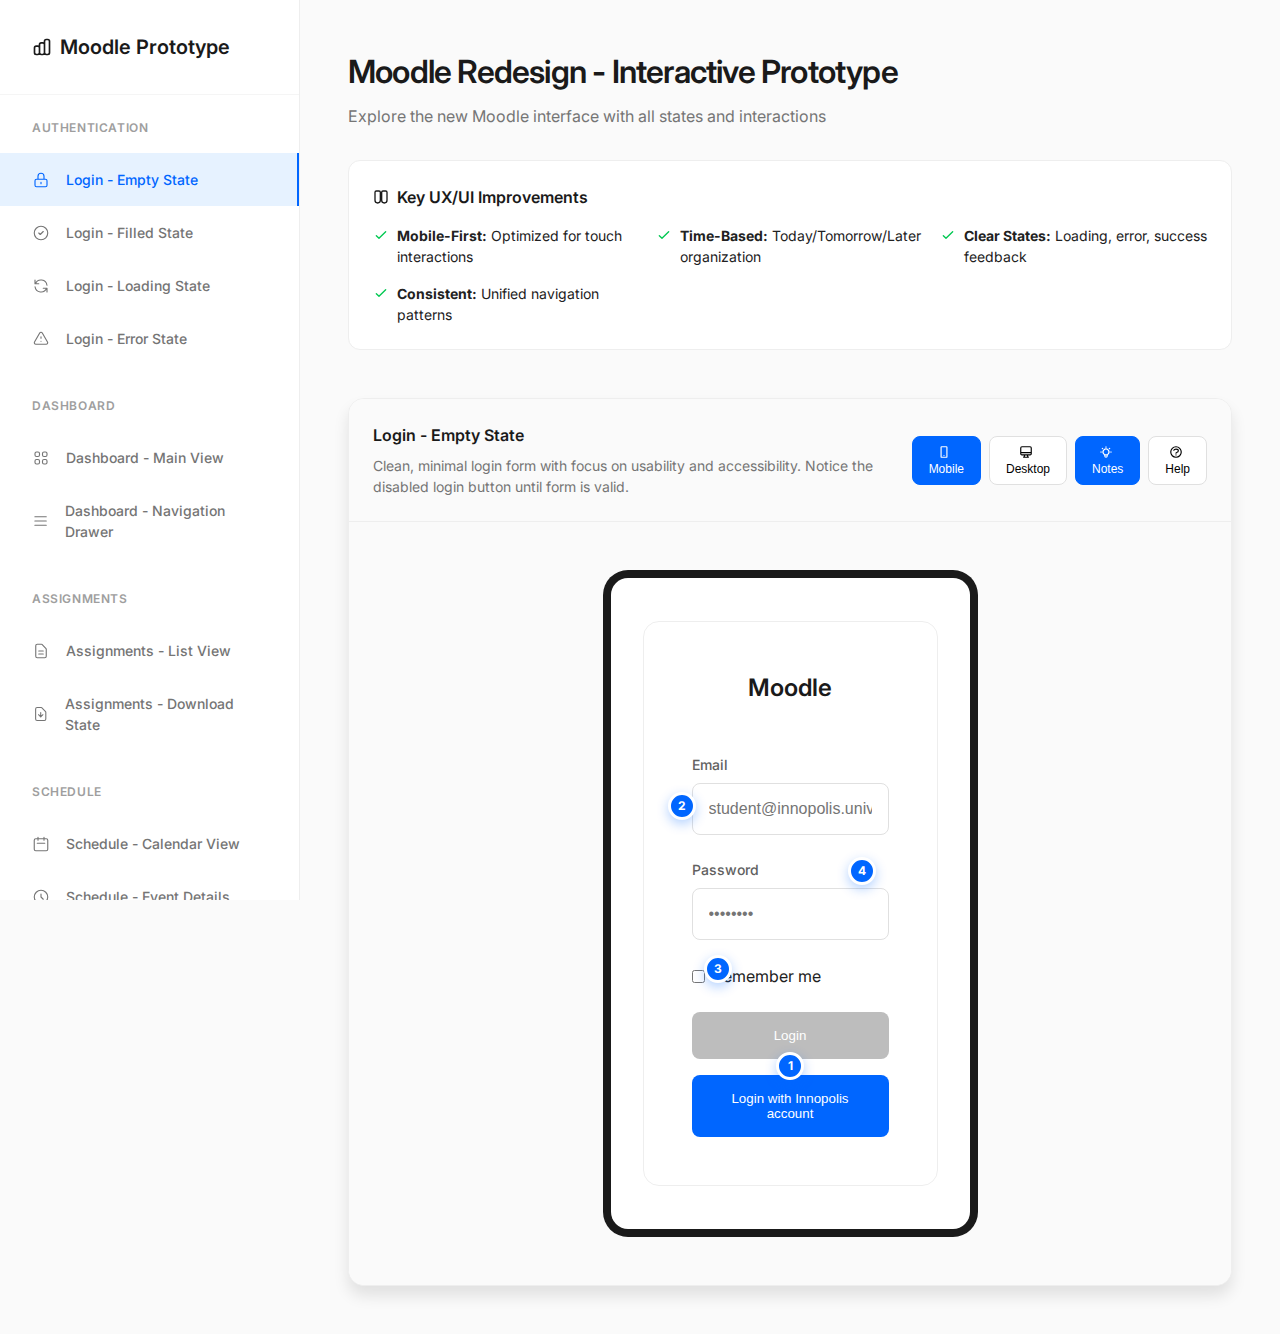
<file: moodle_prototype.html>
<!DOCTYPE html>
<html lang="en">
<head>
    <meta charset="UTF-8">
    <meta name="viewport" content="width=device-width, initial-scale=1.0">
    <title>Moodle Redesign - Interactive Prototype Showcase</title>
    <link href="https://fonts.googleapis.com/css2?family=Inter:wght@300;400;500;600;700&display=swap" rel="stylesheet">
    <style>
        /* Modern Minimalist Design System */
        :root {
            /* Neutral Scale */
            --white: #FFFFFF;
            --gray-50: #FAFAFA;
            --gray-100: #F5F5F5;
            --gray-200: #EEEEEE;
            --gray-300: #E0E0E0;
            --gray-400: #BDBDBD;
            --gray-500: #9E9E9E;
            --gray-600: #757575;
            --gray-700: #616161;
            --gray-800: #424242;
            --gray-900: #212121;
            
            /* Primary */
            --primary: #1A1A1A;
            --primary-light: #333333;
            
            /* Accent */
            --accent: #0066FF;
            --accent-light: #E6F2FF;
            
            /* Status */
            --success: #00C851;
            --warning: #FF8800;
            --error: #FF4444;
            
            /* Typography */
            --font-primary: 'Inter', -apple-system, BlinkMacSystemFont, sans-serif;
            
            /* Spacing */
            --space-xs: 0.25rem;
            --space-sm: 0.5rem;
            --space-md: 1rem;
            --space-lg: 1.5rem;
            --space-xl: 2rem;
            --space-2xl: 3rem;
            
            /* Border Radius */
            --radius-sm: 4px;
            --radius-md: 8px;
            --radius-lg: 12px;
            --radius-xl: 16px;
            
            /* Shadows */
            --shadow-sm: 0 1px 2px rgba(0, 0, 0, 0.05);
            --shadow-md: 0 4px 6px rgba(0, 0, 0, 0.07);
            --shadow-lg: 0 10px 15px rgba(0, 0, 0, 0.1);
        }

        * {
            margin: 0;
            padding: 0;
            box-sizing: border-box;
        }

        body {
            font-family: var(--font-primary), -apple-system, BlinkMacSystemFont, 'Segoe UI', Roboto, sans-serif;
            background: var(--gray-50);
            color: var(--gray-900);
            line-height: 1.5;
            font-weight: 400;
            -webkit-font-smoothing: antialiased;
            -moz-osx-font-smoothing: grayscale;
        }

        /* Main Layout */
        .showcase-container {
            display: flex;
            min-height: 100vh;
        }

        /* Sidebar Navigation */
        .showcase-sidebar {
            width: 300px;
            background: var(--white);
            border-right: 1px solid var(--gray-200);
            position: fixed;
            height: 100vh;
            overflow-y: auto;
            z-index: 1000;
        }

        .sidebar-header {
            padding: var(--space-xl);
            border-bottom: 1px solid var(--gray-100);
        }

        .logo {
            font-size: 1.25rem;
            font-weight: 600;
            color: var(--primary);
            display: flex;
            align-items: center;
            gap: var(--space-sm);
        }

        .prototype-nav {
            padding: var(--space-lg) 0;
        }

        .nav-section {
            margin-bottom: var(--space-xl);
        }

        .nav-section-title {
            font-size: 0.75rem;
            font-weight: 600;
            color: var(--gray-500);
            text-transform: uppercase;
            letter-spacing: 0.05em;
            padding: 0 var(--space-xl);
            margin-bottom: var(--space-md);
        }

        .nav-item {
            display: flex;
            align-items: center;
            padding: var(--space-md) var(--space-xl);
            color: var(--gray-600);
            text-decoration: none;
            transition: all 0.2s ease;
            font-weight: 500;
            font-size: 0.875rem;
            cursor: pointer;
        }

        .nav-item:hover {
            background: var(--gray-50);
            color: var(--primary);
        }

        .nav-item.active {
            background: var(--accent-light);
            color: var(--accent);
            border-right: 2px solid var(--accent);
        }

        .nav-icon {
            width: 18px;
            height: 18px;
            margin-right: var(--space-md);
            stroke-width: 1.5;
        }

        /* Main Content */
        .showcase-main {
            margin-left: 300px;
            flex: 1;
            padding: var(--space-2xl);
            max-width: calc(100vw - 300px);
        }

        /* Header */
        .showcase-header {
            margin-bottom: var(--space-2xl);
        }

        .page-title {
            font-size: 2rem;
            font-weight: 600;
            color: var(--primary);
            margin-bottom: var(--space-sm);
            letter-spacing: -0.025em;
        }

        .page-subtitle {
            font-size: 1rem;
            color: var(--gray-600);
            font-weight: 400;
        }

        /* Prototype Viewer */
        .prototype-viewer {
            background: var(--white);
            border-radius: var(--radius-xl);
            border: 1px solid var(--gray-200);
            overflow: hidden;
            box-shadow: var(--shadow-lg);
        }

        .viewer-header {
            background: var(--gray-50);
            padding: var(--space-lg);
            border-bottom: 1px solid var(--gray-200);
            display: flex;
            justify-content: space-between;
            align-items: center;
        }

        .viewer-title {
            font-weight: 600;
            color: var(--primary);
        }

        .viewer-controls {
            display: flex;
            gap: var(--space-sm);
        }

        .control-btn {
            background: var(--white);
            border: 1px solid var(--gray-300);
            border-radius: var(--radius-md);
            padding: var(--space-sm) var(--space-md);
            font-size: 0.75rem;
            cursor: pointer;
            transition: all 0.2s ease;
        }

        .control-btn:hover {
            background: var(--gray-50);
        }

        .control-btn.active {
            background: var(--accent);
            color: var(--white);
            border-color: var(--accent);
        }

        /* Device Frame */
        .device-frame {
            padding: var(--space-2xl);
            display: flex;
            justify-content: center;
            align-items: flex-start;
            min-height: 600px;
            background: var(--gray-50);
        }

        .mobile-frame {
            width: 375px;
            height: 667px;
            background: var(--primary);
            border-radius: 25px;
            padding: 8px;
            position: relative;
        }

        .mobile-screen {
            width: 100%;
            height: 100%;
            background: var(--white);
            border-radius: 17px;
            overflow: hidden;
            position: relative;
        }

        .desktop-frame {
            width: 100%;
            max-width: 1200px;
            height: 700px;
            background: var(--white);
            border-radius: var(--radius-lg);
            border: 1px solid var(--gray-200);
            overflow: hidden;
            position: relative;
        }

        /* Screen Content */
        .screen-content {
            width: 100%;
            height: 100%;
            overflow-y: auto;
            position: relative;
        }

        /* Moodle UI Components */
        .moodle-header {
            background: var(--white);
            border-bottom: 1px solid var(--gray-200);
            padding: var(--space-lg);
            display: flex;
            justify-content: space-between;
            align-items: center;
        }

        .moodle-logo {
            font-size: 1.25rem;
            font-weight: 600;
            color: var(--primary);
        }

        .header-actions {
            display: flex;
            gap: var(--space-md);
            align-items: center;
        }

        .notification-icon {
            width: 20px;
            height: 20px;
            color: var(--gray-600);
            cursor: pointer;
        }

        .user-avatar {
            width: 32px;
            height: 32px;
            background: var(--accent);
            border-radius: 50%;
            display: flex;
            align-items: center;
            justify-content: center;
            color: var(--white);
            font-weight: 600;
            font-size: 0.875rem;
        }

        /* Navigation Drawer */
        .nav-drawer {
            position: absolute;
            top: 0;
            left: 0;
            width: 280px;
            height: 100%;
            background: var(--white);
            border-right: 1px solid var(--gray-200);
            transform: translateX(-100%);
            transition: transform 0.3s ease;
            z-index: 100;
        }

        .nav-drawer.open {
            transform: translateX(0);
        }

        .drawer-header {
            padding: var(--space-xl);
            border-bottom: 1px solid var(--gray-100);
        }

        .drawer-menu {
            padding: var(--space-lg) 0;
        }

        .drawer-item {
            display: flex;
            align-items: center;
            padding: var(--space-md) var(--space-xl);
            color: var(--gray-600);
            text-decoration: none;
            transition: all 0.2s ease;
            font-weight: 500;
        }

        .drawer-item:hover {
            background: var(--gray-50);
            color: var(--primary);
        }

        .drawer-item.active {
            background: var(--accent-light);
            color: var(--accent);
        }

        /* Main Content Area */
        .main-content {
            padding: var(--space-xl);
            margin-left: 0;
            transition: margin-left 0.3s ease;
        }

        .main-content.with-drawer {
            margin-left: 280px;
        }

        /* Dashboard Components */
        .dashboard-section {
            margin-bottom: var(--space-2xl);
        }

        .section-title {
            font-size: 1.5rem;
            font-weight: 600;
            color: var(--primary);
            margin-bottom: var(--space-lg);
        }

        .assignment-card {
            background: var(--white);
            border: 1px solid var(--gray-200);
            border-radius: var(--radius-lg);
            padding: var(--space-lg);
            margin-bottom: var(--space-md);
            transition: all 0.2s ease;
        }

        .assignment-card:hover {
            border-color: var(--accent);
            box-shadow: var(--shadow-sm);
        }

        .assignment-title {
            font-weight: 600;
            color: var(--primary);
            margin-bottom: var(--space-sm);
        }

        .assignment-meta {
            display: flex;
            justify-content: space-between;
            align-items: center;
            font-size: 0.875rem;
            color: var(--gray-600);
        }

        .due-date {
            color: var(--error);
            font-weight: 500;
        }

        .course-name {
            color: var(--gray-500);
        }

        /* Login Screen */
        .login-container {
            display: flex;
            align-items: center;
            justify-content: center;
            height: 100%;
            padding: var(--space-xl);
        }

        .login-form {
            width: 100%;
            max-width: 400px;
            background: var(--white);
            padding: var(--space-2xl);
            border-radius: var(--radius-xl);
            border: 1px solid var(--gray-200);
        }

        .login-title {
            font-size: 1.5rem;
            font-weight: 600;
            color: var(--primary);
            text-align: center;
            margin-bottom: var(--space-2xl);
        }

        .form-group {
            margin-bottom: var(--space-lg);
        }

        .form-label {
            display: block;
            font-weight: 500;
            color: var(--gray-700);
            margin-bottom: var(--space-sm);
            font-size: 0.875rem;
        }

        .form-input {
            width: 100%;
            padding: var(--space-md);
            border: 1px solid var(--gray-300);
            border-radius: var(--radius-md);
            font-size: 1rem;
            transition: all 0.2s ease;
        }

        .form-input:focus {
            outline: none;
            border-color: var(--accent);
            box-shadow: 0 0 0 3px var(--accent-light);
        }

        .form-checkbox {
            display: flex;
            align-items: center;
            gap: var(--space-sm);
            margin: var(--space-lg) 0;
        }

        .login-btn {
            width: 100%;
            background: var(--primary);
            color: var(--white);
            border: none;
            padding: var(--space-md);
            border-radius: var(--radius-md);
            font-weight: 500;
            cursor: pointer;
            transition: all 0.2s ease;
            margin-bottom: var(--space-md);
        }

        .login-btn:hover {
            background: var(--primary-light);
        }

        .login-btn:disabled {
            background: var(--gray-400);
            cursor: not-allowed;
        }

        .sso-btn {
            width: 100%;
            background: var(--accent);
            color: var(--white);
            border: none;
            padding: var(--space-md);
            border-radius: var(--radius-md);
            font-weight: 500;
            cursor: pointer;
            transition: all 0.2s ease;
        }

        .sso-btn:hover {
            background: #0052CC;
        }

        /* Loading States */
        .loading-spinner {
            display: inline-block;
            width: 16px;
            height: 16px;
            border: 2px solid var(--white);
            border-radius: 50%;
            border-top-color: transparent;
            animation: spin 1s linear infinite;
            margin-right: var(--space-sm);
        }

        @keyframes spin {
            to { transform: rotate(360deg); }
        }

        /* Assignment Table */
        .assignment-table {
            background: var(--white);
            border: 1px solid var(--gray-200);
            border-radius: var(--radius-lg);
            overflow-x: auto;
            overflow-y: hidden;
            -webkit-overflow-scrolling: touch;
            position: relative;
        }

        /* Scroll indicator shadow */
        .assignment-table::after {
            content: '';
            position: absolute;
            top: 0;
            right: 0;
            bottom: 0;
            width: 20px;
            background: linear-gradient(to left, rgba(0,0,0,0.1), transparent);
            pointer-events: none;
            opacity: 0;
            transition: opacity 0.3s ease;
        }

        .assignment-table:hover::after {
            opacity: 1;
        }

        .assignment-table table {
            width: 100%;
            min-width: 500px; /* Minimum width to prevent cramping */
            border-collapse: collapse;
        }

        .assignment-table th {
            background: var(--gray-50);
            padding: var(--space-lg);
            text-align: left;
            font-weight: 600;
            color: var(--primary);
            border-bottom: 1px solid var(--gray-200);
            font-size: 0.875rem;
            white-space: nowrap;
            min-width: 120px;
        }

        .assignment-table td {
            padding: var(--space-lg);
            border-bottom: 1px solid var(--gray-100);
            color: var(--gray-700);
            font-size: 0.875rem;
            white-space: nowrap;
            min-width: 120px;
        }

        .assignment-table td:first-child {
            min-width: 200px; /* Assignment name column wider */
            white-space: normal; /* Allow wrapping for assignment names */
        }

        .assignment-table tr:last-child td {
            border-bottom: none;
        }

        .assignment-table tr:hover {
            background: var(--gray-50);
        }

        .grade-badge {
            background: var(--success);
            color: var(--white);
            padding: var(--space-xs) var(--space-sm);
            border-radius: var(--radius-md);
            font-weight: 500;
            font-size: 0.75rem;
        }

        .grade-badge.unavailable {
            background: var(--gray-400);
        }

        /* Calendar */
        .calendar-container {
            background: var(--white);
            border: 1px solid var(--gray-200);
            border-radius: var(--radius-lg);
            overflow: hidden;
        }

        .calendar-header {
            background: var(--gray-50);
            padding: var(--space-lg);
            display: flex;
            justify-content: space-between;
            align-items: center;
            border-bottom: 1px solid var(--gray-200);
        }

        .calendar-nav {
            display: flex;
            align-items: center;
            gap: var(--space-md);
        }

        .calendar-nav-btn {
            background: none;
            border: 1px solid var(--gray-300);
            border-radius: var(--radius-sm);
            padding: var(--space-sm);
            cursor: pointer;
            transition: all 0.2s ease;
        }

        .calendar-nav-btn:hover {
            background: var(--gray-100);
        }

        .calendar-grid {
            display: grid;
            grid-template-columns: repeat(7, 1fr);
            gap: 1px;
            background: var(--gray-200);
        }

        .calendar-day {
            background: var(--white);
            padding: var(--space-md);
            min-height: 60px;
            display: flex;
            align-items: flex-start;
            justify-content: center;
            font-size: 0.875rem;
            cursor: pointer;
            transition: all 0.2s ease;
        }

        .calendar-day:hover {
            background: var(--gray-50);
        }

        .calendar-day.today {
            background: var(--accent);
            color: var(--white);
        }

        .calendar-day.other-month {
            color: var(--gray-400);
        }

        /* State Indicators */
        .state-indicator {
            position: absolute;
            top: var(--space-md);
            right: var(--space-md);
            background: var(--accent);
            color: var(--white);
            padding: var(--space-xs) var(--space-sm);
            border-radius: var(--radius-md);
            font-size: 0.75rem;
            font-weight: 500;
        }

        .state-indicator.loading {
            background: var(--warning);
        }

        .state-indicator.error {
            background: var(--error);
        }

        /* Mobile Toggle Button */
        .mobile-sidebar-toggle {
            display: none;
            position: fixed;
            top: var(--space-lg);
            left: var(--space-lg);
            z-index: 1002;
            background: var(--white);
            border: 1px solid var(--gray-300);
            border-radius: var(--radius-md);
            padding: var(--space-sm);
            cursor: pointer;
            box-shadow: var(--shadow-lg);
            width: 44px;
            height: 44px;
            align-items: center;
            justify-content: center;
            transition: all 0.2s ease;
        }

        .mobile-sidebar-toggle:hover {
            background: var(--gray-50);
            border-color: var(--gray-400);
        }

        /* Responsive */
        @media (max-width: 1200px) {
            .showcase-sidebar {
                transform: translateX(-100%);
                transition: transform 0.3s ease;
                box-shadow: var(--shadow-lg);
            }
            
            .showcase-sidebar.open {
                transform: translateX(0);
            }
            
            .showcase-main {
                margin-left: 0;
                max-width: 100vw;
            }

            .mobile-sidebar-toggle {
                display: flex;
            }
        }

        @media (max-width: 1200px) {
            .showcase-header {
                margin-left: 70px; /* Space for mobile toggle button */
                padding-top: var(--space-sm);
            }
        }

        @media (max-width: 768px) {
            .showcase-main {
                padding: var(--space-lg);
            }
            
            .page-title {
                font-size: 1.5rem;
            }
            
            .device-frame {
                padding: var(--space-lg);
            }

            .showcase-header {
                margin-left: 70px;
                margin-top: var(--space-md);
            }

            .page-title {
                font-size: 1.25rem;
                line-height: 1.3;
            }

            .page-subtitle {
                font-size: 0.875rem;
            }

            /* Mobile table improvements */
            .assignment-table {
                margin: 0 -var(--space-lg); /* Extend to screen edges */
                border-radius: 0;
                border-left: none;
                border-right: none;
            }

            .assignment-table th,
            .assignment-table td {
                padding: var(--space-md);
                font-size: 0.8125rem;
            }

            .assignment-table th:first-child,
            .assignment-table td:first-child {
                min-width: 160px; /* Smaller on mobile */
            }
        }

        /* Animation Classes */
        .fade-in {
            animation: fadeIn 0.3s ease-in-out;
        }

        @keyframes fadeIn {
            from { opacity: 0; transform: translateY(10px); }
            to { opacity: 1; transform: translateY(0); }
        }

        .slide-in {
            animation: slideIn 0.3s ease-out;
        }

        @keyframes slideIn {
            from { transform: translateX(-20px); opacity: 0; }
            to { transform: translateX(0); opacity: 1; }
        }

        @keyframes pulse-annotation {
            0%, 100% { 
                transform: translate(-50%, -50%) scale(1);
                box-shadow: var(--shadow-md);
            }
            50% { 
                transform: translate(-50%, -50%) scale(1.1);
                box-shadow: 0 0 0 4px rgba(0, 102, 255, 0.3);
            }
        }

        @keyframes fadeInTooltip {
            from { 
                opacity: 0; 
                transform: translateX(-50%) translateY(-90%) scale(0.9);
            }
            to { 
                opacity: 1; 
                transform: translateX(-50%) translateY(-100%) scale(1);
            }
        }

        @keyframes fadeOutTooltip {
            from { 
                opacity: 1; 
                transform: translateX(-50%) translateY(-100%) scale(1);
            }
            to { 
                opacity: 0; 
                transform: translateX(-50%) translateY(-90%) scale(0.9);
            }
        }

        /* UX Annotation System */
        .annotation-point {
            position: absolute;
            width: 28px;
            height: 28px;
            background: var(--accent);
            border: 3px solid var(--white);
            border-radius: 50%;
            cursor: pointer;
            z-index: 1000;
            display: flex;
            align-items: center;
            justify-content: center;
            font-size: 0.75rem;
            font-weight: 700;
            color: var(--white);
            box-shadow: 0 4px 12px rgba(0, 102, 255, 0.3);
            transform: translate(-50%, -50%);
            transition: all 0.2s ease;
            animation: pulse 2s infinite;
        }

        .annotation-point:hover {
            transform: translate(-50%, -50%) scale(1.1);
            box-shadow: 0 6px 20px rgba(0, 102, 255, 0.4);
            animation: none;
        }

        .annotation-tooltip {
            position: fixed;
            background: var(--primary);
            color: var(--white);
            padding: var(--space-lg);
            border-radius: var(--radius-lg);
            font-size: 0.875rem;
            line-height: 1.5;
            max-width: 320px;
            z-index: 2000;
            box-shadow: var(--shadow-lg);
            opacity: 0;
            visibility: hidden;
            transition: all 0.2s ease;
            pointer-events: none;
        }

        .annotation-tooltip.show {
            opacity: 1;
            visibility: visible;
            pointer-events: auto;
        }

        .annotation-tooltip::after {
            content: '';
            position: absolute;
            top: 100%;
            left: 50%;
            transform: translateX(-50%);
            width: 0;
            height: 0;
            border-left: 8px solid transparent;
            border-right: 8px solid transparent;
            border-top: 8px solid var(--primary);
        }

        .tooltip-header {
            display: flex;
            align-items: center;
            gap: var(--space-sm);
            margin-bottom: var(--space-md);
            font-weight: 600;
            color: var(--warning);
        }

        .tooltip-close {
            position: absolute;
            top: var(--space-sm);
            right: var(--space-sm);
            background: none;
            border: none;
            color: rgba(255, 255, 255, 0.7);
            font-size: 1.2rem;
            cursor: pointer;
            width: 24px;
            height: 24px;
            display: flex;
            align-items: center;
            justify-content: center;
            border-radius: 50%;
            transition: all 0.2s ease;
        }

        .tooltip-close:hover {
            background: rgba(255, 255, 255, 0.1);
            color: var(--white);
        }

        @keyframes pulse {
            0%, 100% { 
                box-shadow: 0 4px 12px rgba(0, 102, 255, 0.3);
            }
            50% { 
                box-shadow: 0 4px 12px rgba(0, 102, 255, 0.6), 0 0 0 8px rgba(0, 102, 255, 0.1);
            }
        }
    </style>
</head>
<body>
    <div class="showcase-container">
        <!-- Mobile Sidebar Toggle -->
        <button class="mobile-sidebar-toggle" onclick="toggleSidebar()">
            <svg width="20" height="20" fill="none" stroke="currentColor" viewBox="0 0 24 24">
                <path stroke-linecap="round" stroke-linejoin="round" stroke-width="2" d="M4 6h16M4 12h16M4 18h16"/>
            </svg>
        </button>

        <!-- Sidebar Navigation -->
        <nav class="showcase-sidebar" id="sidebar">
            <div class="sidebar-header">
                <div class="logo">
                    <svg width="20" height="20" fill="none" stroke="currentColor" viewBox="0 0 24 24">
                        <path stroke-linecap="round" stroke-linejoin="round" stroke-width="2" d="M9 19v-6a2 2 0 00-2-2H5a2 2 0 00-2 2v6a2 2 0 002 2h2a2 2 0 002-2zm0 0V9a2 2 0 012-2h2a2 2 0 012 2v10m-6 0a2 2 0 002 2h2a2 2 0 002-2m0 0V5a2 2 0 012-2h2a2 2 0 012 2v14a2 2 0 01-2 2h-2a2 2 0 01-2-2z"/>
                    </svg>
                    Moodle Prototype
                </div>
            </div>
            
            <div class="prototype-nav">
                <div class="nav-section">
                    <div class="nav-section-title">Authentication</div>
                    <div class="nav-item active" data-screen="login-empty">
                        <svg class="nav-icon" fill="none" stroke="currentColor" viewBox="0 0 24 24">
                            <path stroke-linecap="round" stroke-linejoin="round" d="M12 15v2m-6 4h12a2 2 0 002-2v-6a2 2 0 00-2-2H6a2 2 0 00-2 2v6a2 2 0 002 2zm10-10V7a4 4 0 00-8 0v4h8z"/>
                        </svg>
                        Login - Empty State
                    </div>
                    <div class="nav-item" data-screen="login-filled">
                        <svg class="nav-icon" fill="none" stroke="currentColor" viewBox="0 0 24 24">
                            <path stroke-linecap="round" stroke-linejoin="round" d="M9 12l2 2 4-4m6 2a9 9 0 11-18 0 9 9 0 0118 0z"/>
                        </svg>
                        Login - Filled State
                    </div>
                    <div class="nav-item" data-screen="login-loading">
                        <svg class="nav-icon" fill="none" stroke="currentColor" viewBox="0 0 24 24">
                            <path stroke-linecap="round" stroke-linejoin="round" d="M4 4v5h.582m15.356 2A8.001 8.001 0 004.582 9m0 0H9m11 11v-5h-.581m0 0a8.003 8.003 0 01-15.357-2m15.357 2H15"/>
                        </svg>
                        Login - Loading State
                    </div>
                    <div class="nav-item" data-screen="login-error">
                        <svg class="nav-icon" fill="none" stroke="currentColor" viewBox="0 0 24 24">
                            <path stroke-linecap="round" stroke-linejoin="round" d="M12 9v2m0 4h.01m-6.938 4h13.856c1.54 0 2.502-1.667 1.732-3L13.732 4c-.77-1.333-2.694-1.333-3.464 0L3.34 16c-.77 1.333.192 3 1.732 3z"/>
                        </svg>
                        Login - Error State
                    </div>
                </div>

                <div class="nav-section">
                    <div class="nav-section-title">Dashboard</div>
                    <div class="nav-item" data-screen="dashboard-main">
                        <svg class="nav-icon" fill="none" stroke="currentColor" viewBox="0 0 24 24">
                            <path stroke-linecap="round" stroke-linejoin="round" d="M4 6a2 2 0 012-2h2a2 2 0 012 2v2a2 2 0 01-2 2H6a2 2 0 01-2-2V6zM14 6a2 2 0 012-2h2a2 2 0 012 2v2a2 2 0 01-2 2h-2a2 2 0 01-2-2V6zM4 16a2 2 0 012-2h2a2 2 0 012 2v2a2 2 0 01-2 2H6a2 2 0 01-2-2v-2zM14 16a2 2 0 012-2h2a2 2 0 012 2v2a2 2 0 01-2 2h-2a2 2 0 01-2-2v-2z"/>
                        </svg>
                        Dashboard - Main View
                    </div>
                    <div class="nav-item" data-screen="dashboard-drawer">
                        <svg class="nav-icon" fill="none" stroke="currentColor" viewBox="0 0 24 24">
                            <path stroke-linecap="round" stroke-linejoin="round" d="M4 6h16M4 12h16M4 18h16"/>
                        </svg>
                        Dashboard - Navigation Drawer
                    </div>
                </div>

                <div class="nav-section">
                    <div class="nav-section-title">Assignments</div>
                    <div class="nav-item" data-screen="assignments-list">
                        <svg class="nav-icon" fill="none" stroke="currentColor" viewBox="0 0 24 24">
                            <path stroke-linecap="round" stroke-linejoin="round" d="M9 12h6m-6 4h6m2 5H7a2 2 0 01-2-2V5a2 2 0 012-2h5.586a1 1 0 01.707.293l5.414 5.414a1 1 0 01.293.707V19a2 2 0 01-2 2z"/>
                        </svg>
                        Assignments - List View
                    </div>
                    <div class="nav-item" data-screen="assignments-download">
                        <svg class="nav-icon" fill="none" stroke="currentColor" viewBox="0 0 24 24">
                            <path stroke-linecap="round" stroke-linejoin="round" d="M12 10v6m0 0l-3-3m3 3l3-3m2 8H7a2 2 0 01-2-2V5a2 2 0 012-2h5.586a1 1 0 01.707.293l5.414 5.414a1 1 0 01.293.707V19a2 2 0 01-2 2z"/>
                        </svg>
                        Assignments - Download State
                    </div>
                </div>

                <div class="nav-section">
                    <div class="nav-section-title">Schedule</div>
                    <div class="nav-item" data-screen="schedule-calendar">
                        <svg class="nav-icon" fill="none" stroke="currentColor" viewBox="0 0 24 24">
                            <path stroke-linecap="round" stroke-linejoin="round" d="M8 7V3m8 4V3m-9 8h10M5 21h14a2 2 0 002-2V7a2 2 0 00-2-2H5a2 2 0 00-2 2v12a2 2 0 002 2z"/>
                        </svg>
                        Schedule - Calendar View
                    </div>
                    <div class="nav-item" data-screen="schedule-events">
                        <svg class="nav-icon" fill="none" stroke="currentColor" viewBox="0 0 24 24">
                            <path stroke-linecap="round" stroke-linejoin="round" d="M12 8v4l3 3m6-3a9 9 0 11-18 0 9 9 0 0118 0z"/>
                        </svg>
                        Schedule - Event Details
                    </div>
                </div>
            </div>
        </nav>

        <!-- Main Content -->
        <main class="showcase-main">
            <!-- Header -->
            <div class="showcase-header">
                <h1 class="page-title">Moodle Redesign - Interactive Prototype</h1>
                <p class="page-subtitle">Explore the new Moodle interface with all states and interactions</p>
                
                <!-- UX/UI Design Highlights -->
                <div style="background: var(--white); border: 1px solid var(--gray-200); border-radius: var(--radius-lg); padding: var(--space-lg); margin-top: var(--space-xl);">
                    <h3 style="color: var(--primary); font-weight: 600; margin-bottom: var(--space-md); font-size: 1rem; display: flex; align-items: center; gap: var(--space-sm);">
                        <svg width="16" height="16" fill="none" stroke="currentColor" viewBox="0 0 24 24">
                            <path stroke-linecap="round" stroke-linejoin="round" stroke-width="2" d="M7 21a4 4 0 01-4-4V5a2 2 0 012-2h4a2 2 0 012 2v12a4 4 0 01-4 4zM21 5a2 2 0 00-2-2h-4a2 2 0 00-2 2v12a4 4 0 004 4 4 4 0 004-4V5z"/>
                        </svg>
                        Key UX/UI Improvements
                    </h3>
                    <div style="display: grid; grid-template-columns: repeat(auto-fit, minmax(200px, 1fr)); gap: var(--space-md); font-size: 0.875rem;">
                        <div style="display: flex; align-items: flex-start; gap: var(--space-sm);">
                            <svg width="16" height="16" fill="none" stroke="var(--success)" viewBox="0 0 24 24" style="margin-top: 2px; flex-shrink: 0;">
                                <path stroke-linecap="round" stroke-linejoin="round" stroke-width="2" d="M5 13l4 4L19 7"/>
                            </svg>
                            <span><strong>Mobile-First:</strong> Optimized for touch interactions</span>
                        </div>
                        <div style="display: flex; align-items: flex-start; gap: var(--space-sm);">
                            <svg width="16" height="16" fill="none" stroke="var(--success)" viewBox="0 0 24 24" style="margin-top: 2px; flex-shrink: 0;">
                                <path stroke-linecap="round" stroke-linejoin="round" stroke-width="2" d="M5 13l4 4L19 7"/>
                            </svg>
                            <span><strong>Time-Based:</strong> Today/Tomorrow/Later organization</span>
                        </div>
                        <div style="display: flex; align-items: flex-start; gap: var(--space-sm);">
                            <svg width="16" height="16" fill="none" stroke="var(--success)" viewBox="0 0 24 24" style="margin-top: 2px; flex-shrink: 0;">
                                <path stroke-linecap="round" stroke-linejoin="round" stroke-width="2" d="M5 13l4 4L19 7"/>
                            </svg>
                            <span><strong>Clear States:</strong> Loading, error, success feedback</span>
                        </div>
                        <div style="display: flex; align-items: flex-start; gap: var(--space-sm);">
                            <svg width="16" height="16" fill="none" stroke="var(--success)" viewBox="0 0 24 24" style="margin-top: 2px; flex-shrink: 0;">
                                <path stroke-linecap="round" stroke-linejoin="round" stroke-width="2" d="M5 13l4 4L19 7"/>
                            </svg>
                            <span><strong>Consistent:</strong> Unified navigation patterns</span>
                        </div>
                    </div>
                </div>
            </div>

            <!-- Prototype Viewer -->
            <div class="prototype-viewer">
                <div class="viewer-header">
                    <div style="display: flex; flex-direction: column; gap: var(--space-sm);">
                        <div class="viewer-title" id="currentScreenTitle">Login - Empty State</div>
                        <div id="screenDescription" style="font-size: 0.875rem; color: var(--gray-600); font-weight: 400;">
                            Clean, minimal login form with focus on usability and accessibility
                        </div>
                    </div>
                    <div class="viewer-controls">
                        <button class="control-btn active" data-mode="mobile" title="View mobile version (375x667px)">
                            <svg width="14" height="14" fill="none" stroke="currentColor" viewBox="0 0 24 24" style="margin-right: 4px;">
                                <path stroke-linecap="round" stroke-linejoin="round" stroke-width="2" d="M12 18h.01M8 21h8a1 1 0 001-1V4a1 1 0 00-1-1H8a1 1 0 00-1 1v16a1 1 0 001 1z"/>
                            </svg>
                            Mobile
                        </button>
                        <button class="control-btn" data-mode="desktop" title="View desktop version (1200x700px)">
                            <svg width="14" height="14" fill="none" stroke="currentColor" viewBox="0 0 24 24" style="margin-right: 4px;">
                                <path stroke-linecap="round" stroke-linejoin="round" stroke-width="2" d="M9.75 17L9 20l-1 1h8l-1-1-.75-3M3 13h18M5 17h14a2 2 0 002-2V5a2 2 0 00-2-2H5a2 2 0 00-2 2v10a2 2 0 002 2z"/>
                            </svg>
                            Desktop
                        </button>
                        <button class="control-btn" id="annotationsToggle" onclick="toggleAnnotations()" title="Toggle UX annotations">
                            <svg width="14" height="14" fill="none" stroke="currentColor" viewBox="0 0 24 24" style="margin-right: 4px;">
                                <path stroke-linecap="round" stroke-linejoin="round" stroke-width="2" d="M9.663 17h4.673M12 3v1m6.364 1.636l-.707.707M21 12h-1M4 12H3m3.343-5.657l-.707-.707m2.828 9.9a5 5 0 117.072 0l-.548.547A3.374 3.374 0 0014 18.469V19a2 2 0 11-4 0v-.531c0-.895-.356-1.754-.988-2.386l-.548-.547z"/>
                            </svg>
                            Notes
                        </button>
                        <button class="control-btn" onclick="showHelp()" title="Show keyboard shortcuts and help">
                            <svg width="14" height="14" fill="none" stroke="currentColor" viewBox="0 0 24 24" style="margin-right: 4px;">
                                <path stroke-linecap="round" stroke-linejoin="round" stroke-width="2" d="M8.228 9c.549-1.165 2.03-2 3.772-2 2.21 0 4 1.343 4 3 0 1.4-1.278 2.575-3.006 2.907-.542.104-.994.54-.994 1.093m0 3h.01M21 12a9 9 0 11-18 0 9 9 0 0118 0z"/>
                            </svg>
                            Help
                        </button>
                    </div>
                </div>

                <div class="device-frame" id="deviceFrame">
                    <div class="mobile-frame" id="mobileFrame">
                        <div class="mobile-screen">
                            <div class="screen-content" id="screenContent">
                                <!-- Content will be dynamically loaded here -->
                            </div>
                        </div>
                    </div>
                </div>
            </div>
        </main>
    </div>
    
    <script>
        // Screen definitions with all states
        const screens = {
            'login-empty': {
                title: 'Login - Empty State',
                description: 'Clean, minimal login form with focus on usability and accessibility. Notice the disabled login button until form is valid.',
                uxNotes: [
                    'Login button remains disabled (gray) until both email and password fields are filled, preventing empty submissions',
                    'Visual hierarchy uses font weights and spacing: large title → medium labels → input fields → small checkbox',
                    'All form elements have proper labels and WCAG 2.1 AA compliant color contrast ratios for accessibility',
                    'Remember me checkbox positioned below fields follows expected form flow and reduces future login friction'
                ],
                content: `
                    <div class="login-container">
                        <div class="login-form fade-in">
                            <div class="login-title">Moodle</div>
                            <div class="form-group">
                                <label class="form-label">Email</label>
                                <input type="email" class="form-input" placeholder="student@innopolis.university">
                            </div>
                            <div class="form-group">
                                <label class="form-label">Password</label>
                                <input type="password" class="form-input" placeholder="••••••••">
                            </div>
                            <div class="form-checkbox">
                                <input type="checkbox" id="remember1">
                                <label for="remember1">Remember me</label>
                            </div>
                            <button class="login-btn" disabled>Login</button>
                            <button class="sso-btn">Login with Innopolis account</button>
                        </div>
                    </div>
                `
            },
            'login-filled': {
                title: 'Login - Filled State',
                description: 'Form with valid input showing real-time validation feedback. Green borders indicate successful validation.',
                uxNotes: [
                    'Email validation occurs on blur, checking format (@domain.com) and providing instant feedback',
                    'Green borders (success color) confirm valid input, reducing user anxiety about form completion',
                    'Login button changes from gray to dark when validation passes, creating clear affordance',
                    'Progressive validation guides users step-by-step rather than overwhelming with all errors at once'
                ],
                content: `
                    <div class="login-container">
                        <div class="login-form fade-in">
                            <div class="login-title">Moodle</div>
                            <div class="form-group">
                                <label class="form-label">Email</label>
                                <input type="email" class="form-input" value="m.ivanov@innopolis.university" style="border-color: var(--success);">
                            </div>
                            <div class="form-group">
                                <label class="form-label">Password</label>
                                <input type="password" class="form-input" value="••••••••" style="border-color: var(--success);">
                            </div>
                            <div class="form-checkbox">
                                <input type="checkbox" id="remember" checked>
                                <label for="remember">Remember me</label>
                            </div>
                            <button class="login-btn">Login</button>
                            <button class="sso-btn">Login with Innopolis account</button>
                        </div>
                    </div>
                `
            },
            'login-loading': {
                title: 'Login - Loading State',
                description: 'Authentication in progress with clear loading feedback. Form is disabled to prevent double submission.',
                uxNotes: [
                    'Animated spinner in button provides immediate visual feedback that system is processing request',
                    '"Checking Innopolis credentials..." message explains the specific action happening, not just generic "loading"',
                    'All form fields become disabled (grayed out) preventing double-submission and accidental changes',
                    'Loading state with specific message reduces perceived wait time and user anxiety about system status'
                ],
                content: `
                    <div class="login-container">
                        <div class="login-form fade-in">
                            <div class="login-title">Moodle</div>
                            <div class="form-group">
                                <label class="form-label">Email</label>
                                <input type="email" class="form-input" value="m.ivanov@innopolis.university" disabled>
                            </div>
                            <div class="form-group">
                                <label class="form-label">Password</label>
                                <input type="password" class="form-input" value="••••••••" disabled>
                            </div>
                            <div class="form-checkbox">
                                <input type="checkbox" id="remember" checked disabled>
                                <label for="remember">Remember me</label>
                            </div>
                            <button class="login-btn" disabled>
                                <span class="loading-spinner"></span>
                                Checking Innopolis credentials...
                            </button>
                            <button class="sso-btn" disabled>Login with Innopolis account</button>
                        </div>
                    </div>
                    <div class="state-indicator loading">Loading</div>
                `
            },
            'login-error': {
                title: 'Login - Error State',
                description: 'Error handling with clear feedback and recovery options. Red borders highlight problematic fields.',
                uxNotes: [
                    'Specific error message "Invalid email or password" helps users understand what went wrong',
                    'Red field borders provide immediate visual feedback about problematic inputs',
                    'Password recovery link offers alternative solution when users can\'t remember credentials',
                    'Try Again button allows immediate retry without page refresh, reducing friction'
                ],
                content: `
                    <div class="login-container">
                        <div class="login-form fade-in">
                            <div class="login-title">Moodle</div>
                            <div class="form-group">
                                <label class="form-label">Email</label>
                                <input type="email" class="form-input" value="m.ivanov@innopolis.university" style="border-color: var(--error);">
                            </div>
                            <div class="form-group">
                                <label class="form-label">Password</label>
                                <input type="password" class="form-input" value="••••••••" style="border-color: var(--error);">
                                <div style="color: var(--error); font-size: 0.75rem; margin-top: var(--space-xs);">Invalid email or password</div>
                            </div>
                            <div class="form-checkbox">
                                <input type="checkbox" id="remember" checked>
                                <label for="remember">Remember me</label>
                            </div>
                            <button class="login-btn">Try Again</button>
                            <button class="sso-btn">Login with Innopolis account</button>
                            <div style="text-align: center; margin-top: var(--space-md);">
                                <a href="#" style="color: var(--accent); font-size: 0.875rem;">Forgot password?</a>
                            </div>
                        </div>
                    </div>
                    <div class="state-indicator error">Error</div>
                `
            },
            'dashboard-main': {
                title: 'Dashboard - Main View',
                description: 'Time-based organization reduces cognitive load. Today\'s urgent items are prioritized at the top.',
                uxNotes: [
                    'Time-based sections (Today/Tomorrow/Later) follow natural mental model of task prioritization',
                    'Red color for "Due Today, 12:00" creates visual urgency using universal danger/warning color psychology',
                    'Course names like "UX/UI Course" provide context so users know which class assignment belongs to',
                    'Hamburger menu (☰) follows mobile-first convention, accessible via thumb reach on mobile devices'
                ],
                content: `
                    <div class="moodle-header">
                        <div style="display: flex; align-items: center; gap: var(--space-md);">
                            <button onclick="togglePrototypeDrawer()" style="background: none; border: none; cursor: pointer;">
                                <svg width="20" height="20" fill="none" stroke="currentColor" viewBox="0 0 24 24">
                                    <path stroke-linecap="round" stroke-linejoin="round" stroke-width="2" d="M4 6h16M4 12h16M4 18h16"/>
                                </svg>
                            </button>
                            <div class="moodle-logo">Dashboard</div>
                        </div>
                        <div class="header-actions">
                            <div style="font-size: 0.875rem; color: var(--gray-600);">09.07.25, Wed</div>
                            <svg class="notification-icon" fill="none" stroke="currentColor" viewBox="0 0 24 24">
                                <path stroke-linecap="round" stroke-linejoin="round" stroke-width="2" d="M15 17h5l-5 5v-5z"/>
                            </svg>
                            <div class="user-avatar">M</div>
                        </div>
                    </div>
                    
                    <div class="nav-drawer">
                        <div class="drawer-header">
                            <div class="moodle-logo">Moodle</div>
                        </div>
                        <div class="drawer-menu">
                            <a href="#" class="drawer-item active">Dashboard</a>
                            <a href="#" class="drawer-item">Assignments</a>
                            <a href="#" class="drawer-item">Schedule</a>
                            <div style="border-top: 1px solid var(--gray-200); margin: var(--space-md) 0;"></div>
                            <a href="#" class="drawer-item" style="color: var(--error);">Logout</a>
                        </div>
                    </div>
                    
                    <div class="main-content">
                        <div class="dashboard-section">
                            <div class="section-title">Today</div>
                            <div class="assignment-card slide-in">
                                <div class="assignment-title">Hi-Fi design prototype</div>
                                <div class="assignment-meta">
                                    <span class="due-date">Due Today, 12:00</span>
                                    <span class="course-name">UX/UI Course</span>
                                </div>
                            </div>
                        </div>
                        
                        <div class="dashboard-section">
                            <div class="section-title">Tomorrow</div>
                            <div class="assignment-card slide-in">
                                <div class="assignment-title">FCMG Retail Store Analysis</div>
                                <div class="assignment-meta">
                                    <span class="due-date">Due Tomorrow, 23:59</span>
                                    <span class="course-name">Business Course</span>
                                </div>
                            </div>
                            <div class="assignment-card slide-in">
                                <div class="assignment-title">Value Stream Mapping</div>
                                <div class="assignment-meta">
                                    <span class="due-date">Due 01.07</span>
                                    <span class="course-name">Process Course</span>
                                </div>
                            </div>
                        </div>
                        
                        <div class="dashboard-section">
                            <div class="section-title">Later</div>
                            <div class="assignment-card slide-in">
                                <div class="assignment-title">Final Exam Preparation</div>
                                <div class="assignment-meta">
                                    <span class="due-date">Due 15.07</span>
                                    <span class="course-name">Multiple Courses</span>
                                </div>
                            </div>
                        </div>
                    </div>
                `
            },
            'dashboard-drawer': {
                title: 'Dashboard - Navigation Drawer Open',
                description: 'Consistent navigation drawer with clear iconography. Main content shifts to accommodate drawer.',
                uxNotes: [
                    'Semi-transparent overlay clearly separates navigation from content without completely hiding context',
                    'Consistent iconography (grid, document, calendar) helps users quickly identify and remember sections',
                    'Content shifts right to show spatial relationship between drawer and main content',
                    'Logout placed at bottom with red color and separator to prevent accidental clicks'
                ],
                content: `
                    <div class="moodle-header">
                        <div style="display: flex; align-items: center; gap: var(--space-md);">
                            <button onclick="togglePrototypeDrawer()" style="background: none; border: none; cursor: pointer;">
                                <svg width="20" height="20" fill="none" stroke="currentColor" viewBox="0 0 24 24">
                                    <path stroke-linecap="round" stroke-linejoin="round" stroke-width="2" d="M6 18L18 6M6 6l12 12"/>
                                </svg>
                            </button>
                            <div class="moodle-logo">Dashboard</div>
                        </div>
                        <div class="header-actions">
                            <div style="font-size: 0.875rem; color: var(--gray-600);">09.07.25, Wed</div>
                            <svg class="notification-icon" fill="none" stroke="currentColor" viewBox="0 0 24 24">
                                <path stroke-linecap="round" stroke-linejoin="round" stroke-width="2" d="M15 17h5l-5 5v-5z"/>
                            </svg>
                            <div class="user-avatar">M</div>
                        </div>
                    </div>
                    
                    <div class="nav-drawer open">
                        <div class="drawer-header">
                            <div class="moodle-logo">Moodle</div>
                        </div>
                        <div class="drawer-menu">
                            <a href="#" class="drawer-item active">
                                <svg width="16" height="16" fill="none" stroke="currentColor" viewBox="0 0 24 24" style="margin-right: var(--space-sm);">
                                    <path stroke-linecap="round" stroke-linejoin="round" stroke-width="2" d="M4 6a2 2 0 012-2h2a2 2 0 012 2v2a2 2 0 01-2 2H6a2 2 0 01-2-2V6zM14 6a2 2 0 012-2h2a2 2 0 012 2v2a2 2 0 01-2 2h-2a2 2 0 01-2-2V6zM4 16a2 2 0 012-2h2a2 2 0 012 2v2a2 2 0 01-2 2H6a2 2 0 01-2-2v-2zM14 16a2 2 0 012-2h2a2 2 0 012 2v2a2 2 0 01-2 2h-2a2 2 0 01-2-2v-2z"/>
                                </svg>
                                Dashboard
                            </a>
                            <a href="#" class="drawer-item">
                                <svg width="16" height="16" fill="none" stroke="currentColor" viewBox="0 0 24 24" style="margin-right: var(--space-sm);">
                                    <path stroke-linecap="round" stroke-linejoin="round" stroke-width="2" d="M9 12h6m-6 4h6m2 5H7a2 2 0 01-2-2V5a2 2 0 012-2h5.586a1 1 0 01.707.293l5.414 5.414a1 1 0 01.293.707V19a2 2 0 01-2 2z"/>
                                </svg>
                                Assignments
                            </a>
                            <a href="#" class="drawer-item">
                                <svg width="16" height="16" fill="none" stroke="currentColor" viewBox="0 0 24 24" style="margin-right: var(--space-sm);">
                                    <path stroke-linecap="round" stroke-linejoin="round" stroke-width="2" d="M8 7V3m8 4V3m-9 8h10M5 21h14a2 2 0 002-2V7a2 2 0 00-2-2H5a2 2 0 00-2 2v12a2 2 0 002 2z"/>
                                </svg>
                                Schedule
                            </a>
                            <div style="border-top: 1px solid var(--gray-200); margin: var(--space-md) 0;"></div>
                            <a href="#" class="drawer-item" style="color: var(--error);">
                                <svg width="16" height="16" fill="none" stroke="currentColor" viewBox="0 0 24 24" style="margin-right: var(--space-sm);">
                                    <path stroke-linecap="round" stroke-linejoin="round" stroke-width="2" d="M17 16l4-4m0 0l-4-4m4 4H7m6 4v1a3 3 0 01-3 3H6a3 3 0 01-3-3V7a3 3 0 013-3h4a3 3 0 013 3v1"/>
                                </svg>
                                Logout
                            </a>
                        </div>
                    </div>
                    
                    <div class="main-content with-drawer">
                        <div class="dashboard-section">
                            <div class="section-title">Today</div>
                            <div class="assignment-card">
                                <div class="assignment-title">Hi-Fi design prototype</div>
                                <div class="assignment-meta">
                                    <span class="due-date">Due Today, 12:00</span>
                                    <span class="course-name">UX/UI Course</span>
                                </div>
                            </div>
                        </div>
                        
                        <div class="dashboard-section">
                            <div class="section-title">Tomorrow</div>
                            <div class="assignment-card">
                                <div class="assignment-title">FCMG Retail Store Analysis</div>
                                <div class="assignment-meta">
                                    <span class="due-date">Due Tomorrow, 23:59</span>
                                    <span class="course-name">Business Course</span>
                                </div>
                            </div>
                        </div>
                    </div>
                `
            },
            'assignments-list': {
                title: 'Assignments - List View',
                description: 'Tabular format improves scannability. Grade badges provide quick status overview.',
                uxNotes: [
                    'Table format with clear columns (Assignment | Grade | Download) enables fast vertical scanning',
                    'Colored grade badges (green for A/B, gray for unavailable) provide instant status recognition',
                    'Breadcrumb "< Course name >" shows current location and provides easy navigation back',
                    'Blue "Link" text follows web conventions for clickable elements, "Pending" shows unavailable state'
                ],
                content: `
                    <div class="moodle-header">
                        <div style="display: flex; align-items: center; gap: var(--space-md);">
                            <button onclick="toggleDrawer()" style="background: none; border: none; cursor: pointer;">
                                <svg width="20" height="20" fill="none" stroke="currentColor" viewBox="0 0 24 24">
                                    <path stroke-linecap="round" stroke-linejoin="round" stroke-width="2" d="M4 6h16M4 12h16M4 18h16"/>
                                </svg>
                            </button>
                            <div style="display: flex; align-items: center; gap: var(--space-sm);">
                                <button style="background: none; border: none; cursor: pointer;">
                                    <svg width="16" height="16" fill="none" stroke="currentColor" viewBox="0 0 24 24">
                                        <path stroke-linecap="round" stroke-linejoin="round" stroke-width="2" d="M15 19l-7-7 7-7"/>
                                    </svg>
                                </button>
                                <span style="font-size: 0.875rem; color: var(--gray-600);">Course name</span>
                                <button style="background: none; border: none; cursor: pointer;">
                                    <svg width="16" height="16" fill="none" stroke="currentColor" viewBox="0 0 24 24">
                                        <path stroke-linecap="round" stroke-linejoin="round" stroke-width="2" d="M9 5l7 7-7 7"/>
                                    </svg>
                                </button>
                            </div>
                            <div class="moodle-logo">Assignments</div>
                        </div>
                        <div class="header-actions">
                            <svg class="notification-icon" fill="none" stroke="currentColor" viewBox="0 0 24 24">
                                <path stroke-linecap="round" stroke-linejoin="round" stroke-width="2" d="M15 17h5l-5 5v-5z"/>
                            </svg>
                            <div class="user-avatar">M</div>
                        </div>
                    </div>
                    
                    <div class="main-content">
                        <div class="assignment-table fade-in">
                            <table>
                                <thead>
                                    <tr>
                                        <th>Assignment</th>
                                        <th>Grade</th>
                                        <th>Download</th>
                                    </tr>
                                </thead>
                                <tbody>
                                    <tr>
                                        <td>Hi-Fi design prototype</td>
                                        <td><span class="grade-badge">A</span></td>
                                        <td><a href="#" style="color: var(--accent); text-decoration: none;">Link</a></td>
                                    </tr>
                                    <tr>
                                        <td>FCMG Retail Store Analysis</td>
                                        <td><span class="grade-badge">B</span></td>
                                        <td><a href="#" style="color: var(--accent); text-decoration: none;">Link</a></td>
                                    </tr>
                                    <tr>
                                        <td>Value Stream Mapping</td>
                                        <td><span class="grade-badge unavailable">Unavailable</span></td>
                                        <td><span style="color: var(--gray-500);">Pending</span></td>
                                    </tr>
                                    <tr>
                                        <td>Final Exam Preparation</td>
                                        <td><span class="grade-badge unavailable">Unavailable</span></td>
                                        <td><a href="#" style="color: var(--accent); text-decoration: none;">Link</a></td>
                                    </tr>
                                </tbody>
                            </table>
                        </div>
                    </div>
                `
            },
            'assignments-download': {
                title: 'Assignments - Download State',
                description: 'Loading feedback during download with success confirmation. Row highlighting shows active process.',
                uxNotes: [
                    'Animated spinner with "Preparing download..." text provides clear feedback about system status',
                    'Blue row highlighting draws attention to active process without being disruptive',
                    'Toast notification in bottom-right confirms successful completion with checkmark icon',
                    'Non-modal feedback allows users to continue browsing while download processes in background'
                ],
                content: `
                    <div class="moodle-header">
                        <div style="display: flex; align-items: center; gap: var(--space-md);">
                            <button onclick="toggleDrawer()" style="background: none; border: none; cursor: pointer;">
                                <svg width="20" height="20" fill="none" stroke="currentColor" viewBox="0 0 24 24">
                                    <path stroke-linecap="round" stroke-linejoin="round" stroke-width="2" d="M4 6h16M4 12h16M4 18h16"/>
                                </svg>
                            </button>
                            <div class="moodle-logo">Assignments</div>
                        </div>
                        <div class="header-actions">
                            <svg class="notification-icon" fill="none" stroke="currentColor" viewBox="0 0 24 24">
                                <path stroke-linecap="round" stroke-linejoin="round" stroke-width="2" d="M15 17h5l-5 5v-5z"/>
                            </svg>
                            <div class="user-avatar">M</div>
                        </div>
                    </div>
                    
                    <div class="main-content">
                        <div class="assignment-table fade-in">
                            <table>
                                <thead>
                                    <tr>
                                        <th>Assignment</th>
                                        <th>Grade</th>
                                        <th>Download</th>
                                    </tr>
                                </thead>
                                <tbody>
                                    <tr style="background: var(--accent-light);">
                                        <td>Hi-Fi design prototype</td>
                                        <td><span class="grade-badge">A</span></td>
                                        <td>
                                            <div style="display: flex; align-items: center; gap: var(--space-sm);">
                                                <span class="loading-spinner" style="border-color: var(--accent); border-top-color: transparent;"></span>
                                                <span style="color: var(--accent);">Preparing download...</span>
                                            </div>
                                        </td>
                                    </tr>
                                    <tr>
                                        <td>FCMG Retail Store Analysis</td>
                                        <td><span class="grade-badge">B</span></td>
                                        <td><a href="#" style="color: var(--accent); text-decoration: none;">Link</a></td>
                                    </tr>
                                    <tr>
                                        <td>Value Stream Mapping</td>
                                        <td><span class="grade-badge unavailable">Unavailable</span></td>
                                        <td><span style="color: var(--gray-500);">Pending</span></td>
                                    </tr>
                                    <tr>
                                        <td>Final Exam Preparation</td>
                                        <td><span class="grade-badge unavailable">Unavailable</span></td>
                                        <td><a href="#" style="color: var(--accent); text-decoration: none;">Link</a></td>
                                    </tr>
                                </tbody>
                            </table>
                        </div>
                        
                        <div style="position: fixed; bottom: var(--space-xl); right: var(--space-xl); background: var(--success); color: var(--white); padding: var(--space-md) var(--space-lg); border-radius: var(--radius-md); box-shadow: var(--shadow-lg); animation: slideIn 0.3s ease-out;">
                            <div style="display: flex; align-items: center; gap: var(--space-sm);">
                                <svg width="16" height="16" fill="none" stroke="currentColor" viewBox="0 0 24 24">
                                    <path stroke-linecap="round" stroke-linejoin="round" stroke-width="2" d="M5 13l4 4L19 7"/>
                                </svg>
                                File downloaded successfully
                            </div>
                        </div>
                    </div>
                    <div class="state-indicator">Download Complete</div>
                `
            },
            'schedule-calendar': {
                title: 'Schedule - Calendar View',
                description: 'Clean calendar grid with current date highlighting. Event details separated for clarity.',
                uxNotes: [
                    'Today (9th) highlighted in blue background helps users orient themselves in time',
                    'Calendar grid and event list separated vertically prevents visual clutter and allows focus on each',
                    'Time format "12:00-13:30" shows duration clearly, easier to read than separate start/end times',
                    'Arrow navigation (< >) follows universal calendar conventions for month switching'
                ],
                content: `
                    <div class="moodle-header">
                        <div style="display: flex; align-items: center; gap: var(--space-md);">
                            <button onclick="toggleDrawer()" style="background: none; border: none; cursor: pointer;">
                                <svg width="20" height="20" fill="none" stroke="currentColor" viewBox="0 0 24 24">
                                    <path stroke-linecap="round" stroke-linejoin="round" stroke-width="2" d="M4 6h16M4 12h16M4 18h16"/>
                                </svg>
                            </button>
                            <div class="moodle-logo">Schedule</div>
                        </div>
                        <div class="header-actions">
                            <div style="font-size: 0.875rem; color: var(--gray-600);">09.07.25, Wed</div>
                            <svg class="notification-icon" fill="none" stroke="currentColor" viewBox="0 0 24 24">
                                <path stroke-linecap="round" stroke-linejoin="round" stroke-width="2" d="M15 17h5l-5 5v-5z"/>
                            </svg>
                            <div class="user-avatar">M</div>
                        </div>
                    </div>
                    
                    <div class="main-content">
                        <div class="calendar-container fade-in">
                            <div class="calendar-header">
                                <div style="font-weight: 600; color: var(--primary);">July, 2025</div>
                                <div class="calendar-nav">
                                    <button class="calendar-nav-btn">
                                        <svg width="16" height="16" fill="none" stroke="currentColor" viewBox="0 0 24 24">
                                            <path stroke-linecap="round" stroke-linejoin="round" stroke-width="2" d="M15 19l-7-7 7-7"/>
                                        </svg>
                                    </button>
                                    <button class="calendar-nav-btn">
                                        <svg width="16" height="16" fill="none" stroke="currentColor" viewBox="0 0 24 24">
                                            <path stroke-linecap="round" stroke-linejoin="round" stroke-width="2" d="M9 5l7 7-7 7"/>
                                        </svg>
                                    </button>
                                </div>
                            </div>
                            
                            <div class="calendar-grid">
                                <div class="calendar-day" style="font-weight: 600; background: var(--gray-100);">Sun</div>
                                <div class="calendar-day" style="font-weight: 600; background: var(--gray-100);">Mon</div>
                                <div class="calendar-day" style="font-weight: 600; background: var(--gray-100);">Tue</div>
                                <div class="calendar-day" style="font-weight: 600; background: var(--gray-100);">Wed</div>
                                <div class="calendar-day" style="font-weight: 600; background: var(--gray-100);">Thu</div>
                                <div class="calendar-day" style="font-weight: 600; background: var(--gray-100);">Fri</div>
                                <div class="calendar-day" style="font-weight: 600; background: var(--gray-100);">Sat</div>
                                
                                <div class="calendar-day other-month">29</div>
                                <div class="calendar-day other-month">30</div>
                                <div class="calendar-day">1</div>
                                <div class="calendar-day">2</div>
                                <div class="calendar-day">3</div>
                                <div class="calendar-day">4</div>
                                <div class="calendar-day">5</div>
                                
                                <div class="calendar-day">6</div>
                                <div class="calendar-day">7</div>
                                <div class="calendar-day">8</div>
                                <div class="calendar-day today">9</div>
                                <div class="calendar-day">10</div>
                                <div class="calendar-day">11</div>
                                <div class="calendar-day">12</div>
                                
                                <div class="calendar-day">13</div>
                                <div class="calendar-day">14</div>
                                <div class="calendar-day">15</div>
                                <div class="calendar-day">16</div>
                                <div class="calendar-day">17</div>
                                <div class="calendar-day">18</div>
                                <div class="calendar-day">19</div>
                                
                                <div class="calendar-day">20</div>
                                <div class="calendar-day">21</div>
                                <div class="calendar-day">22</div>
                                <div class="calendar-day">23</div>
                                <div class="calendar-day">24</div>
                                <div class="calendar-day">25</div>
                                <div class="calendar-day">26</div>
                                
                                <div class="calendar-day">27</div>
                                <div class="calendar-day">28</div>
                                <div class="calendar-day">29</div>
                                <div class="calendar-day">30</div>
                                <div class="calendar-day">31</div>
                                <div class="calendar-day other-month">1</div>
                                <div class="calendar-day other-month">2</div>
                            </div>
                        </div>
                        
                        <div style="margin-top: var(--space-xl);">
                            <div style="font-weight: 600; color: var(--primary); margin-bottom: var(--space-lg);">09.month.YY</div>
                            <div class="assignment-card">
                                <div style="display: flex; justify-content: space-between; align-items: center;">
                                    <div>
                                        <div class="assignment-title">UX/UI Online</div>
                                        <div class="course-name">UX/UI Course</div>
                                    </div>
                                    <div style="text-align: right; color: var(--gray-600);">
                                        <div>12:00</div>
                                        <div>13:30</div>
                                    </div>
                                </div>
                            </div>
                            <div class="assignment-card">
                                <div style="display: flex; justify-content: space-between; align-items: center;">
                                    <div>
                                        <div class="assignment-title">UX/UI Online</div>
                                        <div class="course-name">UX/UI Course</div>
                                    </div>
                                    <div style="text-align: right; color: var(--gray-600);">
                                        <div>13:45</div>
                                        <div>15:15</div>
                                    </div>
                                </div>
                            </div>
                        </div>
                    </div>
                `
            },
            'schedule-events': {
                title: 'Schedule - Event Details',
                description: 'Detailed event view with comprehensive information. Color coding helps distinguish event types.',
                uxNotes: [
                    'Information hierarchy: event title → course → topic → location → instructor, following F-pattern reading',
                    'Blue and green left borders create visual categories (lecture vs workshop) for quick scanning',
                    'Duration automatically calculated (90 minutes) saves users mental math and provides context',
                    'Future events shown with 70% opacity creates temporal hierarchy without hiding information'
                ],
                content: `
                    <div class="moodle-header">
                        <div style="display: flex; align-items: center; gap: var(--space-md);">
                            <button onclick="toggleDrawer()" style="background: none; border: none; cursor: pointer;">
                                <svg width="20" height="20" fill="none" stroke="currentColor" viewBox="0 0 24 24">
                                    <path stroke-linecap="round" stroke-linejoin="round" stroke-width="2" d="M4 6h16M4 12h16M4 18h16"/>
                                </svg>
                            </button>
                            <div class="moodle-logo">Schedule</div>
                        </div>
                        <div class="header-actions">
                            <div style="font-size: 0.875rem; color: var(--gray-600);">09.07.25, Wed</div>
                            <svg class="notification-icon" fill="none" stroke="currentColor" viewBox="0 0 24 24">
                                <path stroke-linecap="round" stroke-linejoin="round" stroke-width="2" d="M15 17h5l-5 5v-5z"/>
                            </svg>
                            <div class="user-avatar">M</div>
                        </div>
                    </div>
                    
                    <div class="main-content">
                        <div style="margin-bottom: var(--space-xl);">
                            <div style="font-weight: 600; color: var(--primary); margin-bottom: var(--space-lg); font-size: 1.25rem;">Today's Schedule</div>
                            
                            <div class="assignment-card" style="border-left: 4px solid var(--accent);">
                                <div style="display: flex; justify-content: space-between; align-items: flex-start; margin-bottom: var(--space-md);">
                                    <div>
                                        <div class="assignment-title" style="font-size: 1.125rem;">UX/UI Online Lecture</div>
                                        <div class="course-name">User Experience Design Course</div>
                                    </div>
                                    <div style="text-align: right; color: var(--accent); font-weight: 600;">
                                        <div>12:00 - 13:30</div>
                                        <div style="font-size: 0.75rem; color: var(--gray-500);">90 minutes</div>
                                    </div>
                                </div>
                                <div style="color: var(--gray-600); font-size: 0.875rem; margin-bottom: var(--space-sm);">
                                    <strong>Topic:</strong> Hi-Fi Prototyping and User Testing
                                </div>
                                <div style="color: var(--gray-600); font-size: 0.875rem; margin-bottom: var(--space-sm);">
                                    <strong>Location:</strong> Online (Zoom)
                                </div>
                                <div style="color: var(--gray-600); font-size: 0.875rem;">
                                    <strong>Instructor:</strong> Dr. Marina Kotelevskaya
                                </div>
                            </div>
                            
                            <div class="assignment-card" style="border-left: 4px solid var(--success);">
                                <div style="display: flex; justify-content: space-between; align-items: flex-start; margin-bottom: var(--space-md);">
                                    <div>
                                        <div class="assignment-title" style="font-size: 1.125rem;">UX/UI Workshop</div>
                                        <div class="course-name">Practical Design Session</div>
                                    </div>
                                    <div style="text-align: right; color: var(--success); font-weight: 600;">
                                        <div>13:45 - 15:15</div>
                                        <div style="font-size: 0.75rem; color: var(--gray-500);">90 minutes</div>
                                    </div>
                                </div>
                                <div style="color: var(--gray-600); font-size: 0.875rem; margin-bottom: var(--space-sm);">
                                    <strong>Topic:</strong> Interactive Prototype Development
                                </div>
                                <div style="color: var(--gray-600); font-size: 0.875rem; margin-bottom: var(--space-sm);">
                                    <strong>Location:</strong> Design Lab 301
                                </div>
                                <div style="color: var(--gray-600); font-size: 0.875rem;">
                                    <strong>Materials:</strong> Laptop, Figma account
                                </div>
                            </div>
                        </div>
                        
                        <div>
                            <div style="font-weight: 600; color: var(--primary); margin-bottom: var(--space-lg); font-size: 1.125rem;">Upcoming This Week</div>
                            
                            <div class="assignment-card" style="opacity: 0.7;">
                                <div style="display: flex; justify-content: space-between; align-items: center;">
                                    <div>
                                        <div class="assignment-title">Business Analysis Seminar</div>
                                        <div class="course-name">Tomorrow, 10:00 - 11:30</div>
                                    </div>
                                    <div style="color: var(--gray-500);">
                                        <svg width="16" height="16" fill="none" stroke="currentColor" viewBox="0 0 24 24">
                                            <path stroke-linecap="round" stroke-linejoin="round" stroke-width="2" d="M9 5l7 7-7 7"/>
                                        </svg>
                                    </div>
                                </div>
                            </div>
                            
                            <div class="assignment-card" style="opacity: 0.7;">
                                <div style="display: flex; justify-content: space-between; align-items: center;">
                                    <div>
                                        <div class="assignment-title">Final Project Presentation</div>
                                        <div class="course-name">Friday, 14:00 - 16:00</div>
                                    </div>
                                    <div style="color: var(--gray-500);">
                                        <svg width="16" height="16" fill="none" stroke="currentColor" viewBox="0 0 24 24">
                                            <path stroke-linecap="round" stroke-linejoin="round" stroke-width="2" d="M9 5l7 7-7 7"/>
                                        </svg>
                                    </div>
                                </div>
                            </div>
                        </div>
                    </div>
                `
            }
        };

        // Current state
        let currentScreen = 'login-empty';
        let currentViewMode = 'mobile';

        // Initialize
        document.addEventListener('DOMContentLoaded', function() {
            initializeNavigation();
            initializeViewControls();
            showScreen('login-empty');
            
            // Set annotations button as active by default
            const annotationsBtn = document.getElementById('annotationsToggle');
            if (annotationsBtn) {
                annotationsBtn.classList.add('active');
            }
        });

        // Initialize navigation clicks
        function initializeNavigation() {
            document.querySelectorAll('.nav-item').forEach(item => {
                item.addEventListener('click', function() {
                    const screenId = this.getAttribute('data-screen');
                    if (screenId) {
                        showScreen(screenId);
                        
                        // Update active state
                        document.querySelectorAll('.nav-item').forEach(navItem => {
                            navItem.classList.remove('active');
                        });
                        this.classList.add('active');
                    }
                });
            });
        }

        // Initialize view mode controls
        function initializeViewControls() {
            document.querySelectorAll('.control-btn').forEach(btn => {
                btn.addEventListener('click', function() {
                    const mode = this.getAttribute('data-mode');
                    if (mode) {
                        setViewMode(mode);
                        
                        // Update active state
                        document.querySelectorAll('.control-btn').forEach(controlBtn => {
                            controlBtn.classList.remove('active');
                        });
                        this.classList.add('active');
                    }
                });
            });
        }

        // Show screen function
        function showScreen(screenId) {
            const screen = screens[screenId];
            if (!screen) return;

            currentScreen = screenId;

            // Update content
            document.getElementById('currentScreenTitle').textContent = screen.title;
            
            // Update description
            const descriptionEl = document.getElementById('screenDescription');
            if (descriptionEl && screen.description) {
                descriptionEl.textContent = screen.description;
            }
            
            // Update frame based on current view mode
            updateFrame();
            
            // Show UX notes if available - wait for frame to be updated
            setTimeout(() => {
                showUXNotes(screen);
            }, 100);
        }

        // Add UX annotation points to the current screen
        function showUXNotes(screen) {
            // Remove existing annotations
            clearAllAnnotations();

            if (screen.uxNotes && screen.uxNotes.length > 0 && annotationsVisible) {
                // Add annotation points based on screen type
                setTimeout(() => {
                    addAnnotations(screen);
                }, 300);
            }
        }

        // Clear all annotations and tooltips
        function clearAllAnnotations() {
            document.querySelectorAll('.annotation-point').forEach(el => el.remove());
            document.querySelectorAll('.annotation-tooltip').forEach(el => el.remove());
        }

        // Add annotations to current screen
        function addAnnotations(screen) {
            if (!annotationsVisible || !screen.uxNotes) return;

            const screenContent = document.querySelector('.screen-content');
            if (!screenContent) return;

            // Remove existing annotations
            clearAllAnnotations();

            // Define annotation positions for different screens
            const annotationConfigs = {
                'login-empty': [
                    { x: '50%', y: '75%', index: 0 },
                    { x: '20%', y: '35%', index: 1 },
                    { x: '30%', y: '60%', index: 2 },
                    { x: '70%', y: '45%', index: 3 }
                ],
                'login-filled': [
                    { x: '75%', y: '35%', index: 0 },
                    { x: '25%', y: '40%', index: 1 },
                    { x: '50%', y: '75%', index: 2 },
                    { x: '60%', y: '60%', index: 3 }
                ],
                'login-loading': [
                    { x: '50%', y: '75%', index: 0 },
                    { x: '30%', y: '40%', index: 1 },
                    { x: '70%', y: '35%', index: 2 },
                    { x: '50%', y: '20%', index: 3 }
                ],
                'login-error': [
                    { x: '75%', y: '40%', index: 0 },
                    { x: '25%', y: '45%', index: 1 },
                    { x: '50%', y: '85%', index: 2 },
                    { x: '50%', y: '75%', index: 3 }
                ],
                'dashboard-main': [
                    { x: '30%', y: '35%', index: 0 },
                    { x: '80%', y: '40%', index: 1 },
                    { x: '60%', y: '50%', index: 2 },
                    { x: '15%', y: '15%', index: 3 }
                ],
                'dashboard-drawer': [
                    { x: '25%', y: '30%', index: 0 },
                    { x: '20%', y: '40%', index: 1 },
                    { x: '70%', y: '35%', index: 2 },
                    { x: '25%', y: '70%', index: 3 }
                ],
                'assignments-list': [
                    { x: '50%', y: '40%', index: 0 },
                    { x: '75%', y: '35%', index: 1 },
                    { x: '30%', y: '20%', index: 2 },
                    { x: '85%', y: '40%', index: 3 }
                ],
                'assignments-download': [
                    { x: '50%', y: '35%', index: 0 },
                    { x: '30%', y: '35%', index: 1 },
                    { x: '80%', y: '80%', index: 2 },
                    { x: '70%', y: '40%', index: 3 }
                ],
                'schedule-calendar': [
                    { x: '50%', y: '45%', index: 0 },
                    { x: '30%', y: '70%', index: 1 },
                    { x: '80%', y: '75%', index: 2 },
                    { x: '70%', y: '25%', index: 3 }
                ],
                'schedule-events': [
                    { x: '30%', y: '40%', index: 0 },
                    { x: '15%', y: '45%', index: 1 },
                    { x: '80%', y: '45%', index: 2 },
                    { x: '50%', y: '70%', index: 3 }
                ]
            };

            const config = annotationConfigs[currentScreen];
            if (!config) return;

            // Add new annotations
            config.forEach((annotation, i) => {
                const point = document.createElement('div');
                point.className = 'annotation-point';
                point.style.left = annotation.x;
                point.style.top = annotation.y;
                point.textContent = i + 1;
                
                // Add click handler
                point.addEventListener('click', (e) => {
                    e.stopPropagation();
                    showTooltip(point, screen.uxNotes[annotation.index], i + 1);
                });
                
                screenContent.appendChild(point);
            });
        }

        // Show tooltip for annotation
        function showTooltip(point, noteText, noteNumber) {
            // Remove existing tooltips
            document.querySelectorAll('.annotation-tooltip').forEach(el => el.remove());

            // Create new tooltip
            const tooltip = document.createElement('div');
            tooltip.className = 'annotation-tooltip show';
            tooltip.innerHTML = `
                <div class="tooltip-header">
                    <svg width="14" height="14" fill="none" stroke="currentColor" viewBox="0 0 24 24">
                        <path stroke-linecap="round" stroke-linejoin="round" stroke-width="2" d="M9.663 17h4.673M12 3v1m6.364 1.636l-.707.707M21 12h-1M4 12H3m3.343-5.657l-.707-.707m2.828 9.9a5 5 0 117.072 0l-.548.547A3.374 3.374 0 0014 18.469V19a2 2 0 11-4 0v-.531c0-.895-.356-1.754-.988-2.386l-.548-.547z"/>
                    </svg>
                    UX Note ${noteNumber}
                </div>
                <div style="margin-top: var(--space-sm);">${noteText}</div>
                <button class="tooltip-close">×</button>
            `;

            // Position tooltip near the point
            const pointRect = point.getBoundingClientRect();
            tooltip.style.left = (pointRect.left - 160) + 'px'; // Center tooltip
            tooltip.style.top = (pointRect.top - 120) + 'px'; // Above the point

            // Add close handler
            tooltip.querySelector('.tooltip-close').addEventListener('click', (e) => {
                e.stopPropagation();
                tooltip.remove();
            });

            // Add to body
            document.body.appendChild(tooltip);

            // Auto-hide after 8 seconds
            setTimeout(() => {
                if (tooltip.parentNode) {
                    tooltip.remove();
                }
            }, 8000);
        }



        // Set view mode function
        function setViewMode(mode) {
            currentViewMode = mode;
            updateFrame();
            
            // Re-add annotations after view mode change
            const screen = screens[currentScreen];
            if (screen) {
                setTimeout(() => {
                    showUXNotes(screen);
                }, 100);
            }
        }

        // Update frame content
        function updateFrame() {
            const screen = screens[currentScreen];
            if (!screen) return;

            const deviceFrame = document.getElementById('deviceFrame');
            
            if (currentViewMode === 'desktop') {
                deviceFrame.innerHTML = `
                    <div class="desktop-frame">
                        <div class="screen-content">
                            ${screen.content}
                        </div>
                    </div>
                `;
            } else {
                deviceFrame.innerHTML = `
                    <div class="mobile-frame">
                        <div class="mobile-screen">
                            <div class="screen-content">
                                ${screen.content}
                            </div>
                        </div>
                    </div>
                `;
            }

            // Add fade-in animation
            const content = deviceFrame.querySelector('.screen-content');
            if (content) {
                content.style.opacity = '0';
                setTimeout(() => {
                    content.style.opacity = '1';
                    content.style.transition = 'opacity 0.3s ease-in-out';
                }, 50);
            }
        }

        // Toggle drawer function (for prototype interaction) - disabled for demo
        function togglePrototypeDrawer() {
            // This function is called from static demo content
            // In real implementation, this would toggle the navigation drawer
            console.log('Drawer toggle - demo only');
            return false;
        }

        // Auto-advance demo (optional) - currently unused
        // function startAutoDemo() {
        //     const screenOrder = [
        //         'login-empty', 'login-filled', 'login-loading', 'dashboard-main',
        //         'dashboard-drawer', 'assignments-list', 'assignments-download',
        //         'schedule-calendar', 'schedule-events'
        //     ];
        //     
        //     let currentIndex = 0;
        //     
        //     const interval = setInterval(() => {
        //         currentIndex = (currentIndex + 1) % screenOrder.length;
        //         showScreen(screenOrder[currentIndex]);
        //         updateActiveNavItem(screenOrder[currentIndex]);
        //     }, 5000);
        //     
        //     return interval; // Return interval ID for cleanup
        // }

        // Keyboard navigation
        document.addEventListener('keydown', function(e) {
            const screenKeys = Object.keys(screens);
            const currentIndex = screenKeys.indexOf(currentScreen);
            
            if (e.key === 'ArrowRight' && currentIndex < screenKeys.length - 1) {
                const nextScreen = screenKeys[currentIndex + 1];
                showScreen(nextScreen);
                updateActiveNavItem(nextScreen);
            } else if (e.key === 'ArrowLeft' && currentIndex > 0) {
                const prevScreen = screenKeys[currentIndex - 1];
                showScreen(prevScreen);
                updateActiveNavItem(prevScreen);
            }
        });

        // Update active navigation item
        function updateActiveNavItem(screenId) {
            document.querySelectorAll('.nav-item').forEach(item => {
                item.classList.remove('active');
                if (item.getAttribute('data-screen') === screenId) {
                    item.classList.add('active');
                }
            });
        }

        // Toggle sidebar for mobile
        function toggleSidebar() {
            const sidebar = document.getElementById('sidebar');
            sidebar.classList.toggle('open');
        }

        // Close sidebar when clicking outside on mobile
        document.addEventListener('click', function(e) {
            const sidebar = document.getElementById('sidebar');
            const toggleBtn = document.querySelector('.mobile-sidebar-toggle');
            
            if (window.innerWidth <= 1200 && 
                !sidebar.contains(e.target) && 
                !toggleBtn.contains(e.target) && 
                sidebar.classList.contains('open')) {
                sidebar.classList.remove('open');
            }
        });

        // Close sidebar when nav item is clicked on mobile
        function setupMobileNavigation() {
            document.querySelectorAll('.nav-item').forEach(item => {
                item.addEventListener('click', function() {
                    if (window.innerWidth <= 1200) {
                        const sidebar = document.getElementById('sidebar');
                        sidebar.classList.remove('open');
                    }
                });
            });
        }
        
        // Call setup after DOM is loaded
        document.addEventListener('DOMContentLoaded', setupMobileNavigation);

        // Toggle annotations visibility
        let annotationsVisible = true;
        function toggleAnnotations() {
            annotationsVisible = !annotationsVisible;
            const toggleBtn = document.getElementById('annotationsToggle');
            
            if (annotationsVisible) {
                toggleBtn.classList.add('active');
                toggleBtn.title = 'Hide UX annotations';
                // Re-add annotations
                const screen = screens[currentScreen];
                if (screen) {
                    setTimeout(() => {
                        addAnnotations(screen);
                    }, 100);
                }
            } else {
                toggleBtn.classList.remove('active');
                toggleBtn.title = 'Show UX annotations';
                // Remove all annotations
                clearAllAnnotations();
            }
        }

        // Show help modal
        function showHelp() {
            const helpModal = document.createElement('div');
            helpModal.style.cssText = `
                position: fixed;
                top: 0;
                left: 0;
                width: 100%;
                height: 100%;
                background: rgba(0, 0, 0, 0.5);
                display: flex;
                align-items: center;
                justify-content: center;
                z-index: 2000;
            `;

            const helpContent = document.createElement('div');
            helpContent.style.cssText = `
                background: var(--white);
                border-radius: var(--radius-xl);
                padding: var(--space-2xl);
                max-width: 500px;
                max-height: 80vh;
                overflow-y: auto;
                box-shadow: var(--shadow-lg);
            `;

            helpContent.innerHTML = `
                <div style="display: flex; justify-content: space-between; align-items: center; margin-bottom: var(--space-xl);">
                    <h3 style="color: var(--primary); font-weight: 600; margin: 0; display: flex; align-items: center; gap: var(--space-sm);">
                        <svg width="18" height="18" fill="none" stroke="currentColor" viewBox="0 0 24 24">
                            <path stroke-linecap="round" stroke-linejoin="round" stroke-width="2" d="M13 10V3L4 14h7v7l9-11h-7z"/>
                        </svg>
                        Prototype Help
                    </h3>
                    <button onclick="this.closest('.help-modal').remove()" style="background: none; border: none; font-size: 1.5rem; cursor: pointer; color: var(--gray-500);">×</button>
                </div>
                
                <div style="margin-bottom: var(--space-lg);">
                    <h4 style="color: var(--primary); font-weight: 600; margin-bottom: var(--space-md); display: flex; align-items: center; gap: var(--space-sm);">
                        <svg width="16" height="16" fill="none" stroke="currentColor" viewBox="0 0 24 24">
                            <path stroke-linecap="round" stroke-linejoin="round" stroke-width="2" d="M12 6V4m0 2a2 2 0 100 4m0-4a2 2 0 110 4m-6 8a2 2 0 100-4m0 4a2 2 0 100 4m0-4v2m0-6V4m6 6v10m6-2a2 2 0 100-4m0 4a2 2 0 100 4m0-4v2m0-6V4"/>
                        </svg>
                        Keyboard Shortcuts
                    </h4>
                    <div style="font-size: 0.875rem; line-height: 1.6;">
                        <div style="display: flex; justify-content: space-between; margin-bottom: var(--space-sm);">
                            <span><kbd style="background: var(--gray-100); padding: 2px 6px; border-radius: 4px;">←</kbd> Previous screen</span>
                        </div>
                        <div style="display: flex; justify-content: space-between; margin-bottom: var(--space-sm);">
                            <span><kbd style="background: var(--gray-100); padding: 2px 6px; border-radius: 4px;">→</kbd> Next screen</span>
                        </div>
                        <div style="display: flex; justify-content: space-between; margin-bottom: var(--space-sm);">
                            <span><kbd style="background: var(--gray-100); padding: 2px 6px; border-radius: 4px;">M</kbd> Toggle Mobile/Desktop</span>
                        </div>
                    </div>
                </div>

                <div style="margin-bottom: var(--space-lg);">
                    <h4 style="color: var(--primary); font-weight: 600; margin-bottom: var(--space-md); display: flex; align-items: center; gap: var(--space-sm);">
                        <svg width="16" height="16" fill="none" stroke="currentColor" viewBox="0 0 24 24">
                            <path stroke-linecap="round" stroke-linejoin="round" stroke-width="2" d="M15 15l-2 5L9 9l11 4-5 2zm0 0l5 5M7.188 2.239l.777 2.897M5.136 7.965l-2.898-.777M13.95 4.05l-2.122 2.122m-5.657 5.656l-2.12 2.122"/>
                        </svg>
                        How to Use
                    </h4>
                    <ul style="font-size: 0.875rem; line-height: 1.6; padding-left: var(--space-lg);">
                        <li>Click any item in the left sidebar to view different screens</li>
                        <li>Switch between Mobile and Desktop views using the buttons</li>
                        <li>Click numbered annotation points to see UX design insights</li>
                        <li>Use the "Notes" button to show/hide annotation points</li>
                        <li>Look for visual indicators and state changes in each screen</li>
                    </ul>
                </div>

                <div>
                    <h4 style="color: var(--primary); font-weight: 600; margin-bottom: var(--space-md); display: flex; align-items: center; gap: var(--space-sm);">
                        <svg width="16" height="16" fill="none" stroke="currentColor" viewBox="0 0 24 24">
                            <path stroke-linecap="round" stroke-linejoin="round" stroke-width="2" d="M7 21a4 4 0 01-4-4V5a2 2 0 012-2h4a2 2 0 012 2v12a4 4 0 01-4 4zM21 5a2 2 0 00-2-2h-4a2 2 0 00-2 2v12a4 4 0 004 4 4 4 0 004-4V5z"/>
                        </svg>
                        Design Highlights
                    </h4>
                    <ul style="font-size: 0.875rem; line-height: 1.6; padding-left: var(--space-lg);">
                        <li><strong>Mobile-First:</strong> Designed for touch interactions</li>
                        <li><strong>Time-Based:</strong> Assignments organized by urgency</li>
                        <li><strong>State Management:</strong> Clear loading and error states</li>
                        <li><strong>Accessibility:</strong> WCAG 2.1 AA compliant</li>
                    </ul>
                </div>
            `;

            helpModal.className = 'help-modal';
            helpModal.appendChild(helpContent);
            document.body.appendChild(helpModal);

            // Close on outside click
            helpModal.addEventListener('click', (e) => {
                if (e.target === helpModal) {
                    helpModal.remove();
                }
            });

            // Close on Escape key
            const escapeHandler = (e) => {
                if (e.key === 'Escape') {
                    helpModal.remove();
                    document.removeEventListener('keydown', escapeHandler);
                }
            };
            document.addEventListener('keydown', escapeHandler);
        }

        // Enhanced keyboard navigation
        document.addEventListener('keydown', function(e) {
            const screenKeys = Object.keys(screens);
            const currentIndex = screenKeys.indexOf(currentScreen);
            
            if (e.key === 'ArrowRight' && currentIndex < screenKeys.length - 1) {
                const nextScreen = screenKeys[currentIndex + 1];
                showScreen(nextScreen);
                updateActiveNavItem(nextScreen);
            } else if (e.key === 'ArrowLeft' && currentIndex > 0) {
                const prevScreen = screenKeys[currentIndex - 1];
                showScreen(prevScreen);
                updateActiveNavItem(prevScreen);
            } else if (e.key.toLowerCase() === 'm') {
                // Toggle between mobile and desktop
                const newMode = currentViewMode === 'mobile' ? 'desktop' : 'mobile';
                setViewMode(newMode);
                document.querySelectorAll('.control-btn').forEach(btn => {
                    btn.classList.remove('active');
                    if (btn.getAttribute('data-mode') === newMode) {
                        btn.classList.add('active');
                    }
                });
            } else if (e.key === '?') {
                showHelp();
            }
        });

        // Close tooltips when clicking outside
        document.addEventListener('click', (e) => {
            if (!e.target.closest('.annotation-point') && !e.target.closest('.annotation-tooltip')) {
                document.querySelectorAll('.annotation-tooltip').forEach(t => {
                    t.remove();
                });
            }
        });
    </script>
</body>
</html>
</file>
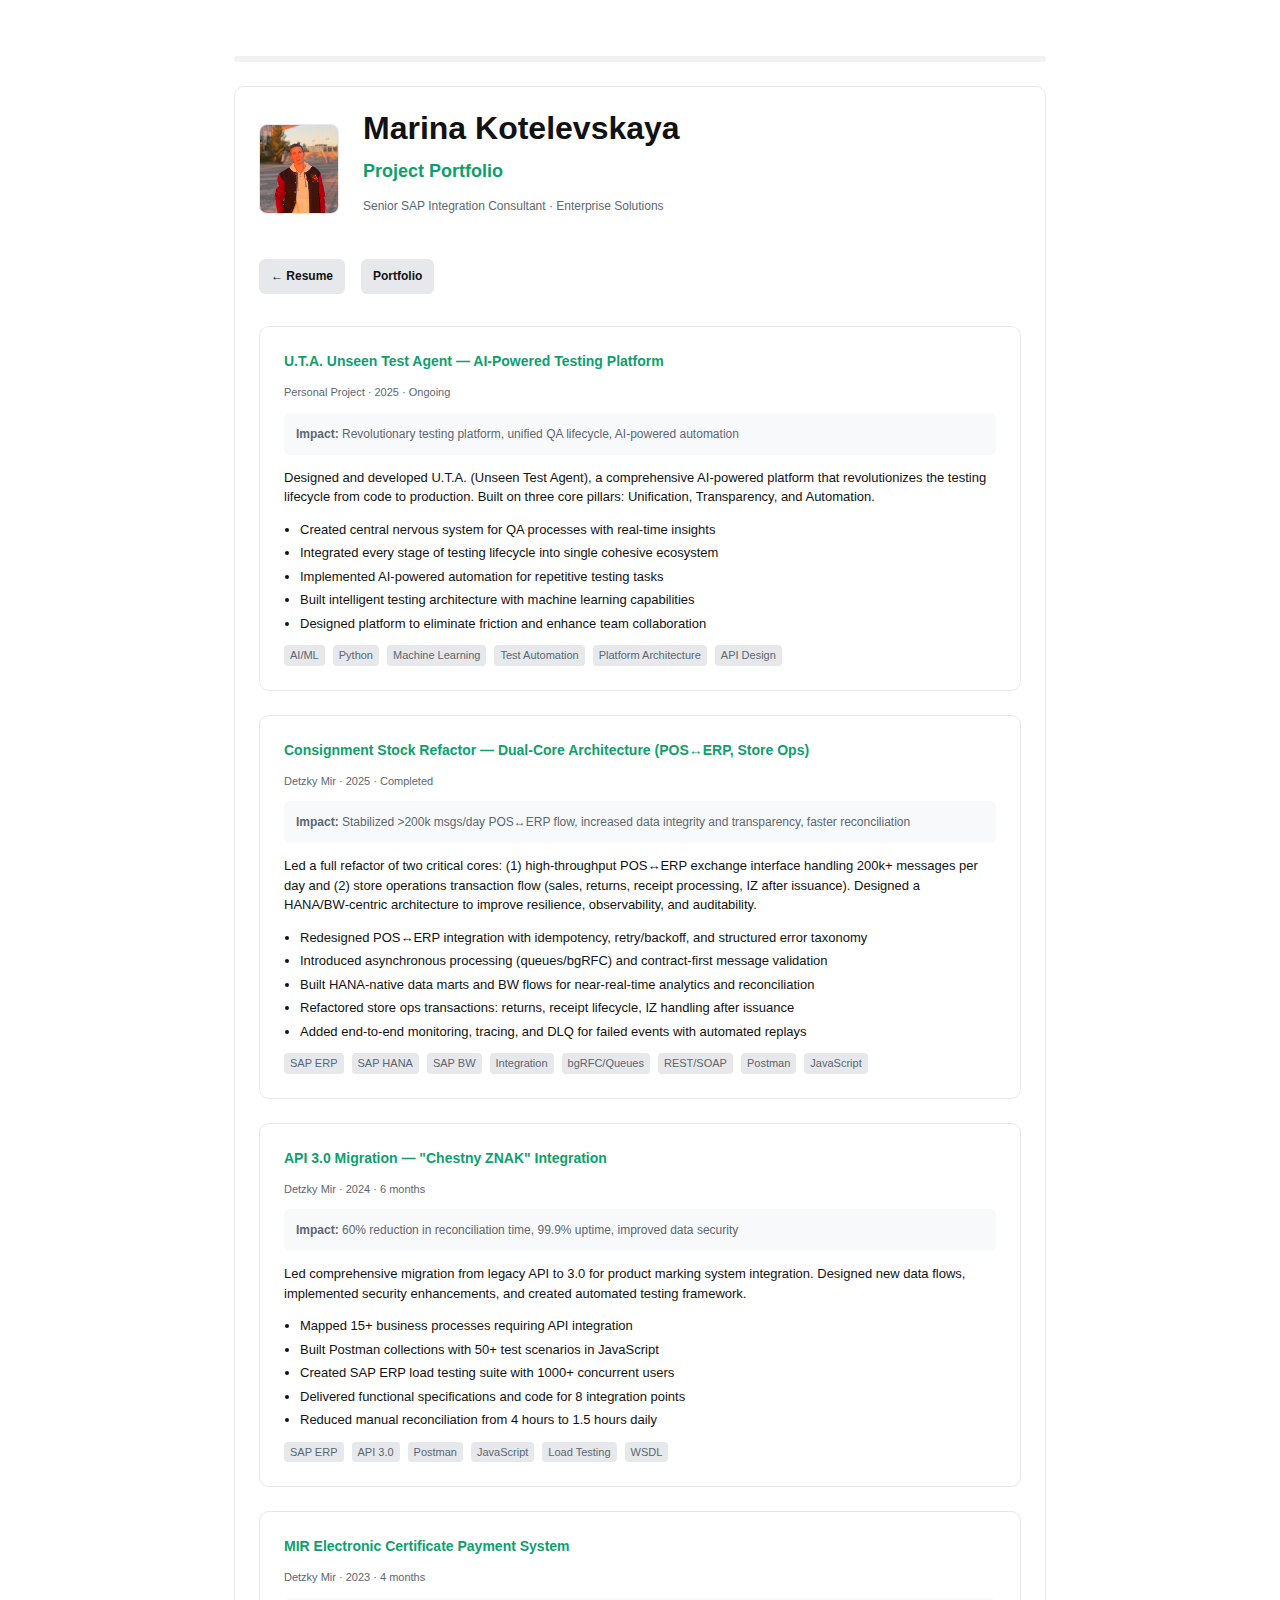
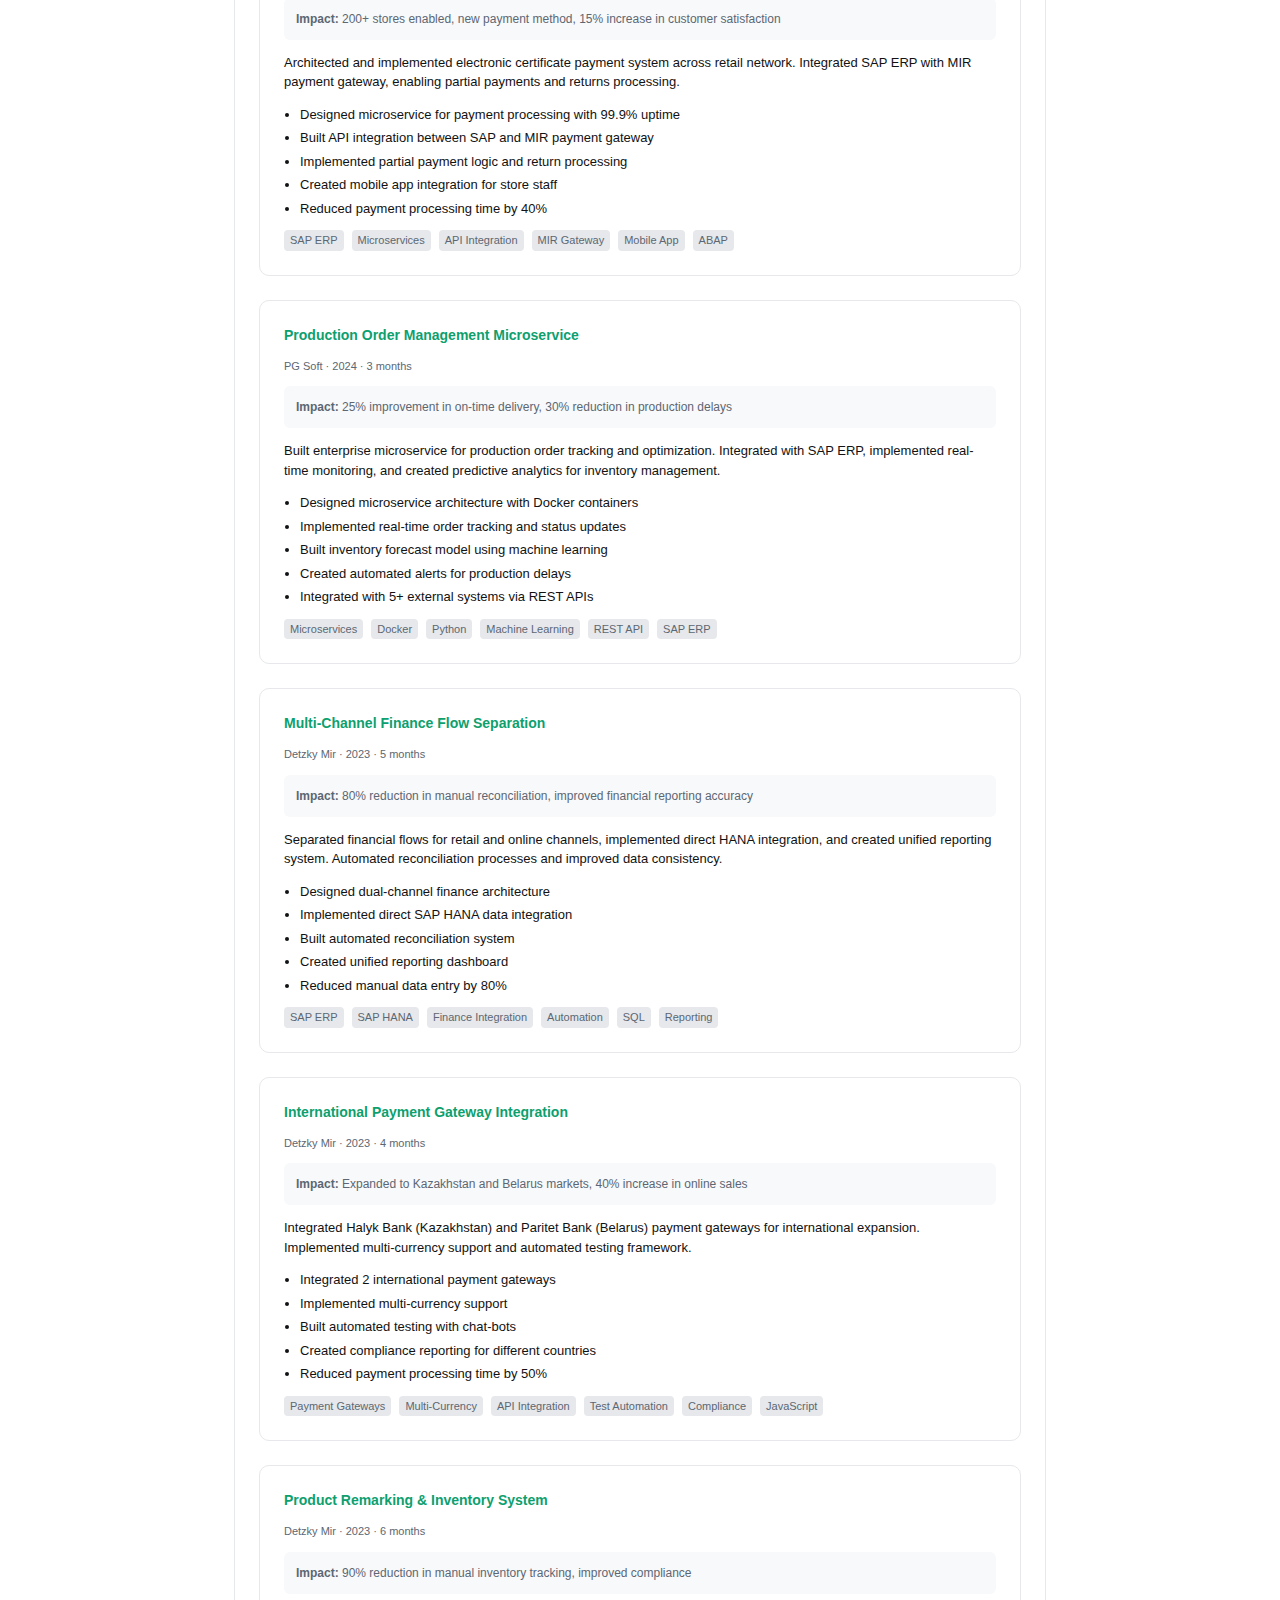
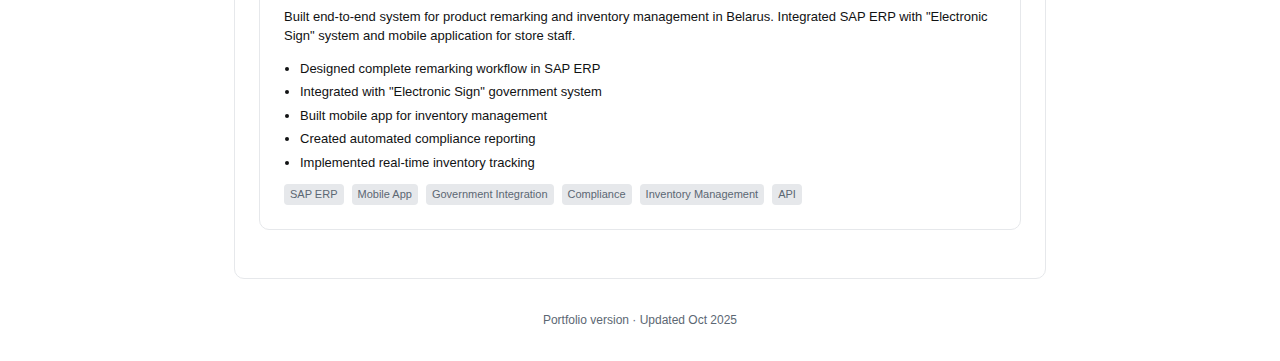
<file: projects.html>
<html>

<head>
    <meta charset="UTF-8">
    <meta name="viewport" content="width=device-width, initial-scale=1">
    <title>Marina Kotelevskaya — Project Portfolio</title>
    <style>
        :root {
            --bg: #ffffff;
            --text: #111213;
            --muted: #5c6773;
            --accent: #0e9f6e;
            --border: #e6e8eb;
            --max: 860px;
            --space-1: 8px;
            --space-2: 12px;
            --space-3: 16px;
            --space-4: 24px;
            --space-5: 32px;
            --radius: 10px;
            --h1: 32px;
            --h2: 18px;
            --h3: 14px;
            --body: 13px;
            --mono: 'SFMono-Regular', ui-monospace, Menlo, monospace;
            --sans: -apple-system, BlinkMacSystemFont, 'Segoe UI', Inter, Roboto, Arial, sans-serif
        }

        * {
            box-sizing: border-box
        }

        body {
            margin: 0;
            background: var(--bg);
            color: var(--text);
            font: 400 var(--body)/1.5 var(--sans);
            -webkit-font-smoothing: antialiased
        }

        a {
            color: var(--text);
            text-decoration: none;
            border-bottom: 1px solid var(--border)
        }

        a:hover {
            color: var(--accent);
            border-color: var(--accent)
        }

        .wrap {
            max-width: var(--max);
            margin: 0 auto;
            padding: var(--space-5) var(--space-4)
        }

        .card {
            border: 1px solid var(--border);
            border-radius: var(--radius);
            padding: var(--space-4);
            background: #fff
        }

        .top {
            display: flex;
            gap: var(--space-4);
            align-items: center;
            margin-bottom: var(--space-5)
        }

        .top img {
            width: 80px;
            height: 90px;
            object-fit: cover;
            border-radius: 8px;
            border: 1px solid var(--border)
        }

        .name {
            font-weight: 700;
            font-size: var(--h1);
            line-height: 1.1;
            margin: 0
        }

        .role {
            color: var(--accent);
            font-weight: 700;
            font-size: var(--h2);
            margin: var(--space-2) 0 0 0
        }

        .meta {
            color: var(--muted);
            font-size: 12px;
            margin-top: var(--space-2)
        }

        .nav {
            display: flex;
            gap: var(--space-3);
            margin-bottom: var(--space-5)
        }

        .nav a {
            padding: var(--space-1) var(--space-2);
            border-radius: 6px;
            background: var(--border);
            color: var(--text);
            font-size: 12px;
            font-weight: 600
        }

        .nav a:hover {
            background: var(--accent);
            color: white
        }

        .project {
            border: 1px solid var(--border);
            border-radius: var(--radius);
            padding: var(--space-4);
            margin-bottom: var(--space-4);
            background: #fff
        }

        .project h3 {
            color: var(--accent);
            margin: 0 0 var(--space-2) 0;
            font-size: var(--h3)
        }

        .project .meta {
            color: var(--muted);
            font-size: 11px;
            margin-bottom: var(--space-2)
        }

        .project .impact {
            background: #f8f9fa;
            padding: var(--space-2);
            border-radius: 6px;
            margin: var(--space-2) 0;
            font-size: 12px;
            color: var(--muted)
        }

        .project ul {
            margin: var(--space-2) 0;
            padding-left: 16px
        }

        li {
            margin: 4px 0
        }

        .tech {
            display: flex;
            flex-wrap: wrap;
            gap: var(--space-1);
            margin-top: var(--space-2)
        }

        .tech span {
            background: var(--border);
            padding: 2px 6px;
            border-radius: 4px;
            font-size: 11px;
            color: var(--muted)
        }

        .bar {
            height: 6px;
            background: var(--text);
            opacity: .06;
            border-radius: 4px;
            margin: var(--space-4) 0
        }

        .footer {
            margin-top: var(--space-5);
            color: var(--muted);
            font-size: 12px;
            text-align: center
        }

        @media (max-width:920px) {
            .top {
                flex-direction: column;
                align-items: flex-start
            }

            .top img {
                width: 60px;
                height: 70px
            }
        }
    </style>
</head>

<body>
    <div class="wrap">
        <div class="bar"></div>
        <div class="card">
            <div class="top">
                <div class="photo"><img src="images/image2.png" alt="Profile photo"></div>
                <div>
                    <h1 class="name">Marina Kotelevskaya</h1>
                    <p class="role">Project Portfolio</p>
                    <p class="meta">Senior SAP Integration Consultant · Enterprise Solutions</p>
                </div>
            </div>
            <div class="nav"><a href="index.html">← Resume</a><a href="projects.html">Portfolio</a></div>
            <div class="project">
                <h3>U.T.A. Unseen Test Agent — AI-Powered Testing Platform</h3>
                <div class="meta">Personal Project · 2025 · Ongoing</div>
                <div class="impact"><strong>Impact:</strong> Revolutionary testing platform, unified QA lifecycle,
                    AI-powered automation</div>
                <p>Designed and developed U.T.A. (Unseen Test Agent), a comprehensive AI-powered platform that
                    revolutionizes the testing lifecycle from code to production. Built on three core pillars:
                    Unification, Transparency, and Automation.</p>
                <ul>
                    <li>Created central nervous system for QA processes with real-time insights</li>
                    <li>Integrated every stage of testing lifecycle into single cohesive ecosystem</li>
                    <li>Implemented AI-powered automation for repetitive testing tasks</li>
                    <li>Built intelligent testing architecture with machine learning capabilities</li>
                    <li>Designed platform to eliminate friction and enhance team collaboration</li>
                </ul>
                <div class="tech"><span>AI/ML</span><span>Python</span><span>Machine Learning</span><span>Test
                        Automation</span><span>Platform Architecture</span><span>API Design</span></div>
            </div>
            <div class="project">
                <h3>Consignment Stock Refactor — Dual‑Core Architecture (POS↔ERP, Store Ops)</h3>
                <div class="meta">Detzky Mir · 2025 · Completed</div>
                <div class="impact"><strong>Impact:</strong> Stabilized >200k msgs/day POS↔ERP flow, increased data integrity and transparency, faster reconciliation</div>
                <p>Led a full refactor of two critical cores: (1) high‑throughput POS↔ERP exchange interface handling 200k+ messages per day and (2) store operations transaction flow (sales, returns, receipt processing, IZ after issuance). Designed a HANA/BW‑centric architecture to improve resilience, observability, and auditability.</p>
                <ul>
                    <li>Redesigned POS↔ERP integration with idempotency, retry/backoff, and structured error taxonomy</li>
                    <li>Introduced asynchronous processing (queues/bgRFC) and contract‑first message validation</li>
                    <li>Built HANA‑native data marts and BW flows for near‑real‑time analytics and reconciliation</li>
                    <li>Refactored store ops transactions: returns, receipt lifecycle, IZ handling after issuance</li>
                    <li>Added end‑to‑end monitoring, tracing, and DLQ for failed events with automated replays</li>
                </ul>
                <div class="tech"><span>SAP ERP</span><span>SAP HANA</span><span>SAP BW</span><span>Integration</span><span>bgRFC/Queues</span><span>REST/SOAP</span><span>Postman</span><span>JavaScript</span></div>
            </div>
            <div class="project">
                <h3>API 3.0 Migration — "Chestny ZNAK" Integration</h3>
                <div class="meta">Detzky Mir · 2024 · 6 months</div>
                <div class="impact"><strong>Impact:</strong> 60% reduction in reconciliation time, 99.9% uptime,
                    improved data security</div>
                <p>Led comprehensive migration from legacy API to 3.0 for product marking system integration. Designed
                    new data flows, implemented security enhancements, and created automated testing framework.</p>
                <ul>
                    <li>Mapped 15+ business processes requiring API integration</li>
                    <li>Built Postman collections with 50+ test scenarios in JavaScript</li>
                    <li>Created SAP ERP load testing suite with 1000+ concurrent users</li>
                    <li>Delivered functional specifications and code for 8 integration points</li>
                    <li>Reduced manual reconciliation from 4 hours to 1.5 hours daily</li>
                </ul>
                <div class="tech"><span>SAP ERP</span><span>API
                        3.0</span><span>Postman</span><span>JavaScript</span><span>Load Testing</span><span>WSDL</span>
                </div>
            </div>
            <div class="project">
                <h3>MIR Electronic Certificate Payment System</h3>
                <div class="meta">Detzky Mir · 2023 · 4 months</div>
                <div class="impact"><strong>Impact:</strong> 200+ stores enabled, new payment method, 15% increase in
                    customer satisfaction</div>
                <p>Architected and implemented electronic certificate payment system across retail network. Integrated
                    SAP ERP with MIR payment gateway, enabling partial payments and returns processing.</p>
                <ul>
                    <li>Designed microservice for payment processing with 99.9% uptime</li>
                    <li>Built API integration between SAP and MIR payment gateway</li>
                    <li>Implemented partial payment logic and return processing</li>
                    <li>Created mobile app integration for store staff</li>
                    <li>Reduced payment processing time by 40%</li>
                </ul>
                <div class="tech"><span>SAP ERP</span><span>Microservices</span><span>API Integration</span><span>MIR
                        Gateway</span><span>Mobile App</span><span>ABAP</span></div>
            </div>
            <div class="project">
                <h3>Production Order Management Microservice</h3>
                <div class="meta">PG Soft · 2024 · 3 months</div>
                <div class="impact"><strong>Impact:</strong> 25% improvement in on-time delivery, 30% reduction in
                    production delays</div>
                <p>Built enterprise microservice for production order tracking and optimization. Integrated with SAP
                    ERP, implemented real-time monitoring, and created predictive analytics for inventory management.
                </p>
                <ul>
                    <li>Designed microservice architecture with Docker containers</li>
                    <li>Implemented real-time order tracking and status updates</li>
                    <li>Built inventory forecast model using machine learning</li>
                    <li>Created automated alerts for production delays</li>
                    <li>Integrated with 5+ external systems via REST APIs</li>
                </ul>
                <div class="tech"><span>Microservices</span><span>Docker</span><span>Python</span><span>Machine
                        Learning</span><span>REST API</span><span>SAP ERP</span></div>
            </div>
            <div class="project">
                <h3>Multi-Channel Finance Flow Separation</h3>
                <div class="meta">Detzky Mir · 2023 · 5 months</div>
                <div class="impact"><strong>Impact:</strong> 80% reduction in manual reconciliation, improved financial
                    reporting accuracy</div>
                <p>Separated financial flows for retail and online channels, implemented direct HANA integration, and
                    created unified reporting system. Automated reconciliation processes and improved data consistency.
                </p>
                <ul>
                    <li>Designed dual-channel finance architecture</li>
                    <li>Implemented direct SAP HANA data integration</li>
                    <li>Built automated reconciliation system</li>
                    <li>Created unified reporting dashboard</li>
                    <li>Reduced manual data entry by 80%</li>
                </ul>
                <div class="tech"><span>SAP ERP</span><span>SAP HANA</span><span>Finance
                        Integration</span><span>Automation</span><span>SQL</span><span>Reporting</span></div>
            </div>
            <div class="project">
                <h3>International Payment Gateway Integration</h3>
                <div class="meta">Detzky Mir · 2023 · 4 months</div>
                <div class="impact"><strong>Impact:</strong> Expanded to Kazakhstan and Belarus markets, 40% increase in
                    online sales</div>
                <p>Integrated Halyk Bank (Kazakhstan) and Paritet Bank (Belarus) payment gateways for international
                    expansion. Implemented multi-currency support and automated testing framework.</p>
                <ul>
                    <li>Integrated 2 international payment gateways</li>
                    <li>Implemented multi-currency support</li>
                    <li>Built automated testing with chat-bots</li>
                    <li>Created compliance reporting for different countries</li>
                    <li>Reduced payment processing time by 50%</li>
                </ul>
                <div class="tech"><span>Payment Gateways</span><span>Multi-Currency</span><span>API
                        Integration</span><span>Test Automation</span><span>Compliance</span><span>JavaScript</span>
                </div>
            </div>
            <div class="project">
                <h3>Product Remarking & Inventory System</h3>
                <div class="meta">Detzky Mir · 2023 · 6 months</div>
                <div class="impact"><strong>Impact:</strong> 90% reduction in manual inventory tracking, improved
                    compliance</div>
                <p>Built end-to-end system for product remarking and inventory management in Belarus. Integrated SAP ERP
                    with "Electronic Sign" system and mobile application for store staff.</p>
                <ul>
                    <li>Designed complete remarking workflow in SAP ERP</li>
                    <li>Integrated with "Electronic Sign" government system</li>
                    <li>Built mobile app for inventory management</li>
                    <li>Created automated compliance reporting</li>
                    <li>Implemented real-time inventory tracking</li>
                </ul>
                <div class="tech"><span>SAP ERP</span><span>Mobile App</span><span>Government
                        Integration</span><span>Compliance</span><span>Inventory Management</span><span>API</span></div>
            </div>
        </div>
        <div class="footer">Portfolio version · Updated Oct 2025</div>
</body>

</html>
</file>
